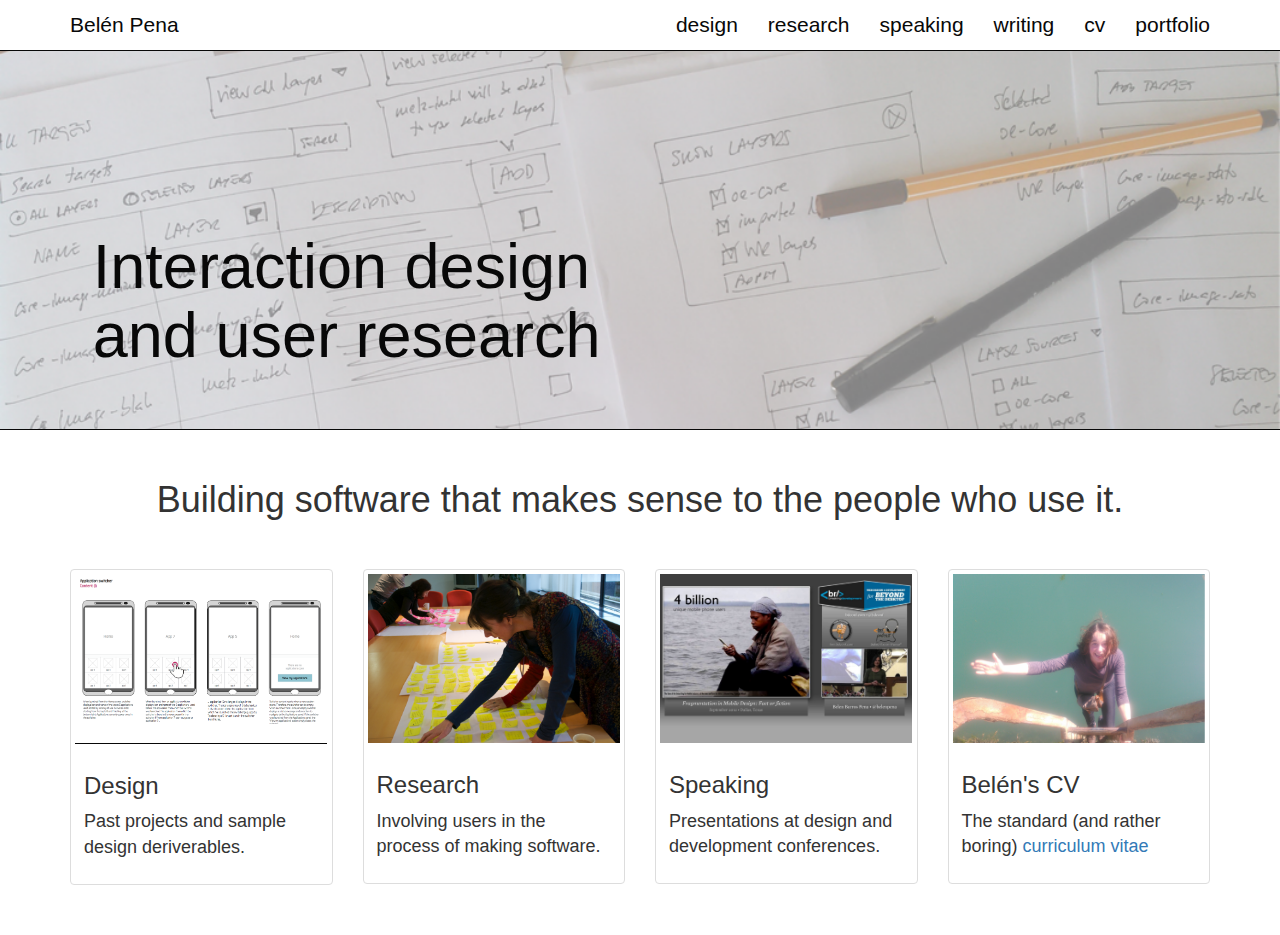
<file: index.html>
<!DOCTYPE html>
<html lang="en">
  <head>
    <meta charset="utf-8">
    <meta http-equiv="X-UA-Compatible" content="IE=edge">
    <meta name="viewport" content="width=device-width, initial-scale=1">
    <!-- The above 3 meta tags *must* come first in the head; any other head content must come *after* these tags -->
    <meta name="description" content="A website about Belén Pena's work on interaction design and user research ">
    <meta name="author" content="Belén Pena">
    <link rel="icon" href="../../favicon.ico">

    <title>Belén Pena, interaction design and user research</title>

    <!-- Bootstrap core CSS -->
    <link href="css/bootstrap.min.css" rel="stylesheet">

    <!-- Custom styles -->
    <link href="css/custom.css" rel="stylesheet">

    <!-- HTML5 shim and Respond.js for IE8 support of HTML5 elements and media queries -->
    <!--[if lt IE 9]>
      <script src="https://oss.maxcdn.com/html5shiv/3.7.3/html5shiv.min.js"></script>
      <script src="https://oss.maxcdn.com/respond/1.4.2/respond.min.js"></script>
    <![endif]-->
  </head>

  <body>

   <nav class="navbar navbar-inverse navbar-minimal navbar-fixed-top">
     <div class="container">
       <div class="navbar-header">
         <button type="button" class="navbar-toggle collapsed" data-toggle="collapse" data-target="#navbar" aria-expanded="false" aria-controls="navbar">
           <span class="sr-only">Toggle navigation</span>
           <span class="icon-bar"></span>
           <span class="icon-bar"></span>
           <span class="icon-bar"></span>
         </button>
         <a class="navbar-brand" href="index.html">Belén Pena</a></li>
       </div>
       <div id="navbar" class="collapse navbar-collapse">
         <ul class="nav navbar-nav navbar-right">
           <li><a class="main-nav" href="#">design</a></li>
           <li><a class="main-nav" href="research.html">research</a></li>
           <li><a class="main-nav" href="#">speaking</a></li>
           <li><a class="main-nav" href="writing.html">writing</a></li>
           <li><a class="main-nav" href="cv.html">cv</a></li>
           <li><a class="main-nav" href="portfolio.html">portfolio</a></li>
         </ul>
       </div><!--/.nav-collapse -->
     </div>
   </nav>

   <div class="jumbotron">
     <div class="container">
       <div class="blurb">
         <h1>Interaction design <br />and user research</h1>
       </div>
     </div><!-- /.container -->
   </div>

   <div class="container">
     <div class="row personal-statement">
       <div>
         <h1>Building software that makes sense to the people who use it.</h1>
         <!--p class="lead">My approach to user-centered design is based on making do with whatever resources available, the ability to understand technical constraints and assess feasibility, prototyping instead of static mockups, and lean user research techniques.</p-->
       </div>
     </div>

     <div class="row">

       <div class="col-xs-6 col-md-3">
         <div class="thumbnail">
           <img src="img/design.png" alt="Mobile design wireframe" id="design">
           <div class="caption">
             <h3>Design</h3>
             <p>Past projects and sample design deriverables.</p>
          </div>
         </div>
       </div>

       <div class="col-xs-6 col-md-3">
         <div class="thumbnail">
           <a href="research.html">
             <img src="img/research.png" alt="Persona workshop">
           </a>
           <div class="caption">
             <h3>
               <a href="research.html">Research</a>
             </h3>
             <p>Involving users in the process of making software.</p>
          </div>
         </div>
       </div>

       <div class="col-xs-6 col-md-3">
         <div class="thumbnail">
           <img src="img/speaking.png" alt="Belén at Breaking Development 2012">
           <div class="caption">
             <h3>Speaking</h3>
             <p>Presentations at design and development conferences.</p>
          </div>
         </div>
       </div>

       <div class="col-xs-6 col-md-3">
         <div class="thumbnail">
           <a href="cv.html"><img src="img/me.png" alt="A photo of me"></a>
           <div class="caption">
             <h3><a href="cv.html">Belén's CV</a></h3>
             <p>The standard (and rather boring) <a href="cv.html">curriculum vitae</a></p>
          </div>
         </div>
       </div>

     </div>

   </div>


   <!-- Bootstrap core JavaScript
   ================================================== -->
   <!-- Placed at the end of the document so the pages load faster -->
   <script src="js/jquery.min.js"></script>
   <script src="js/bootstrap.min.js"></script>
 </body>
</html>
</file>
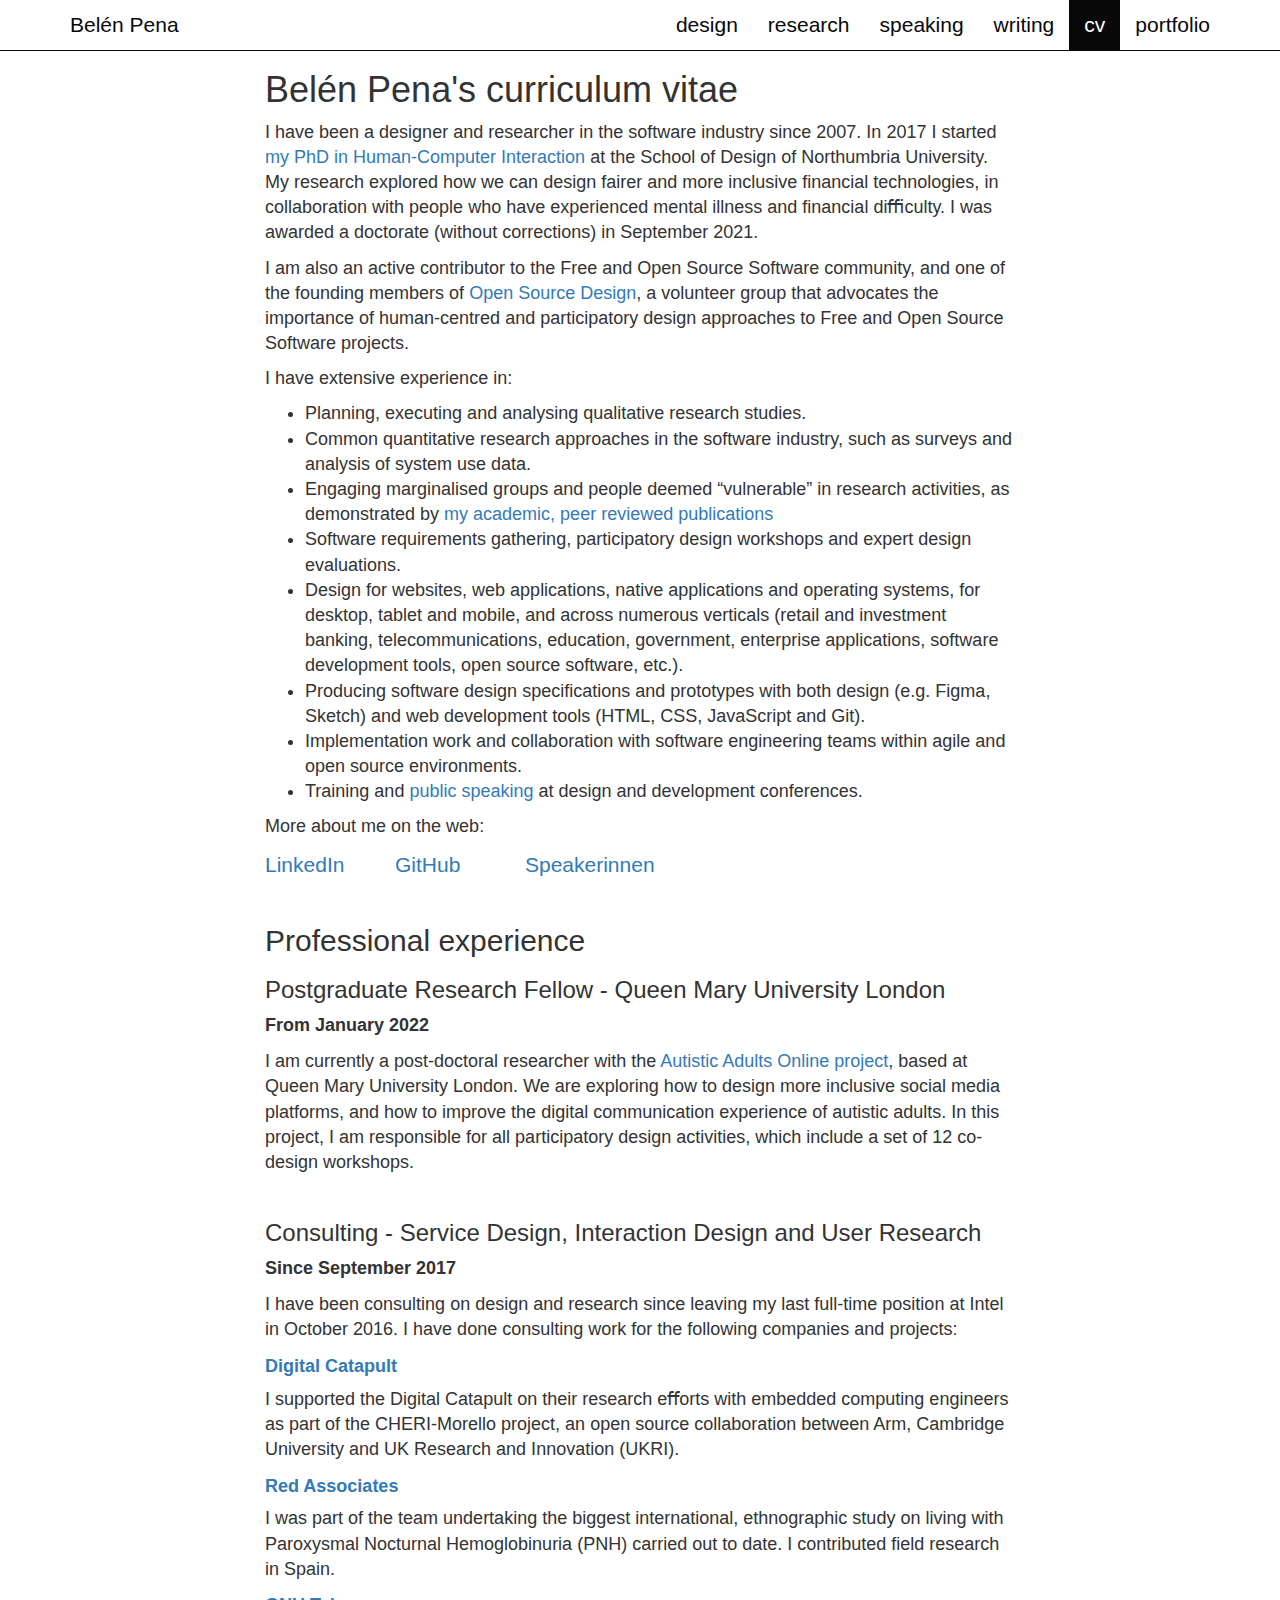
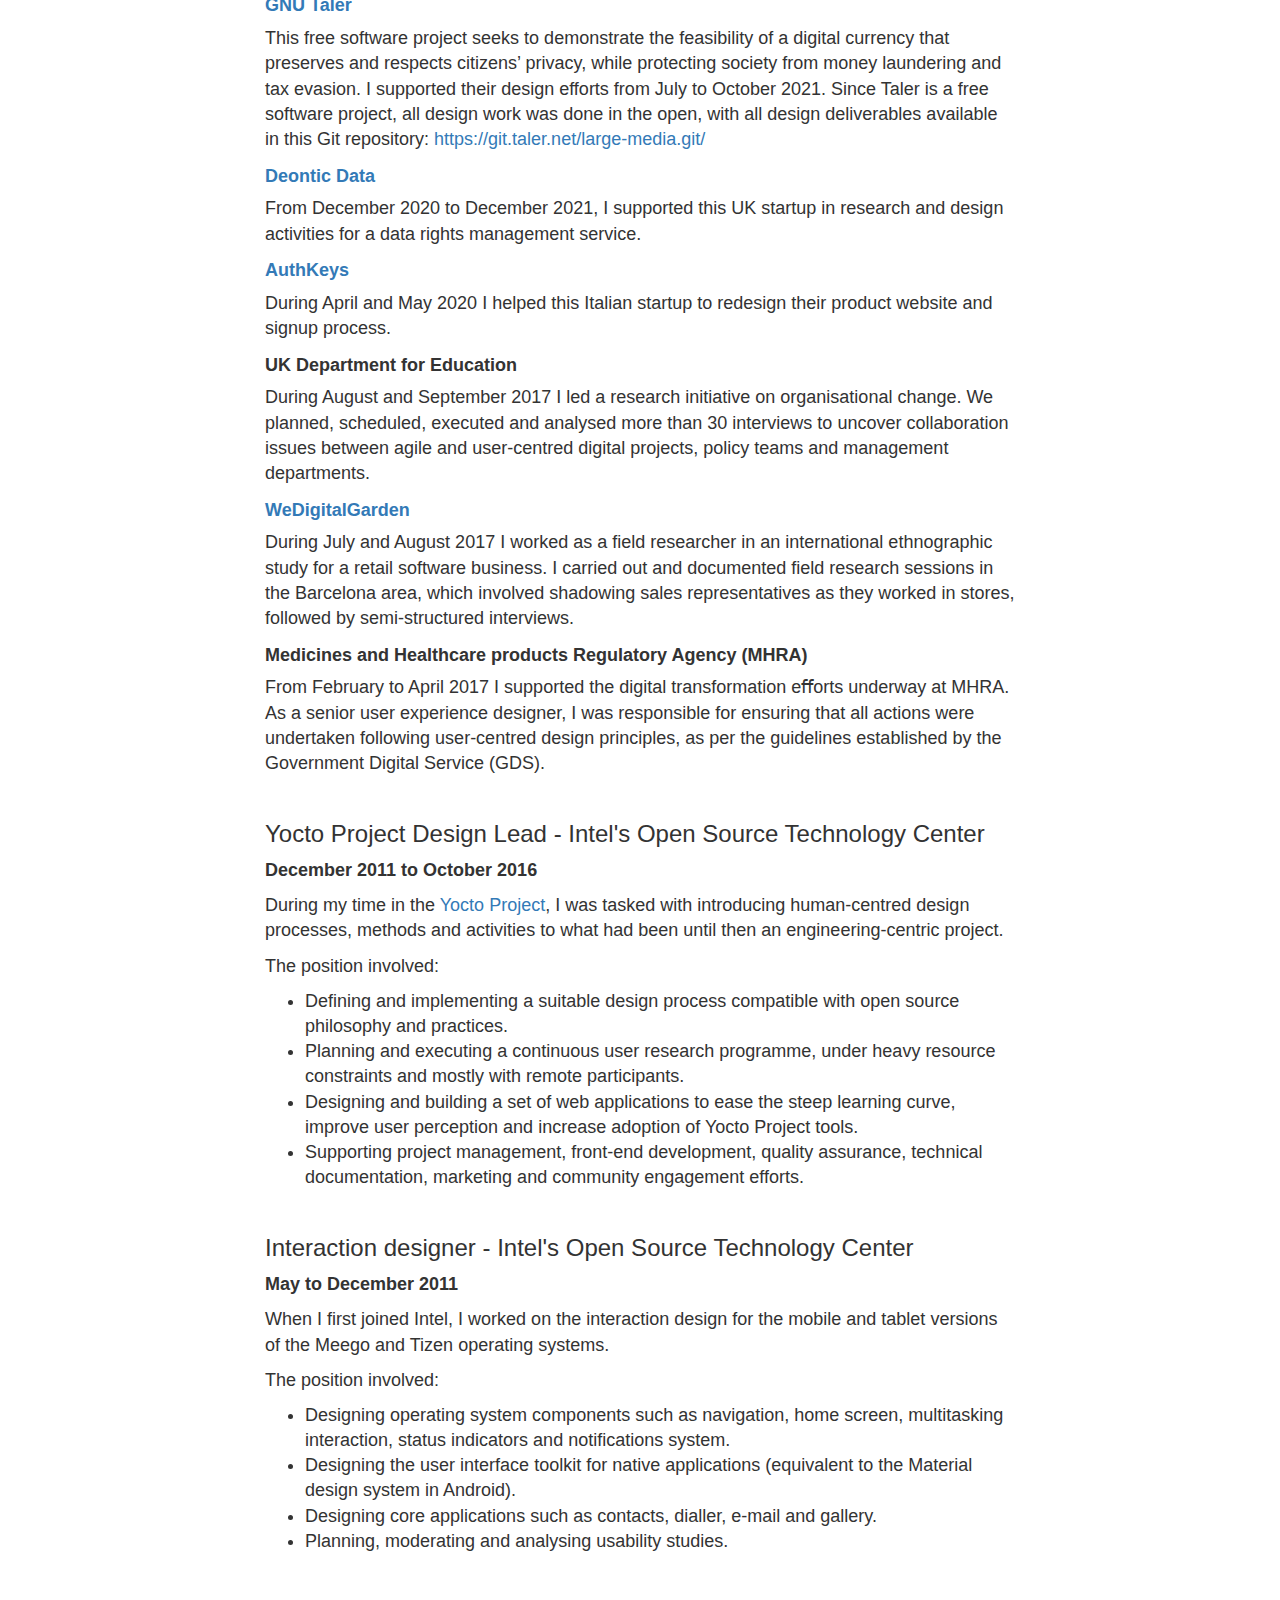
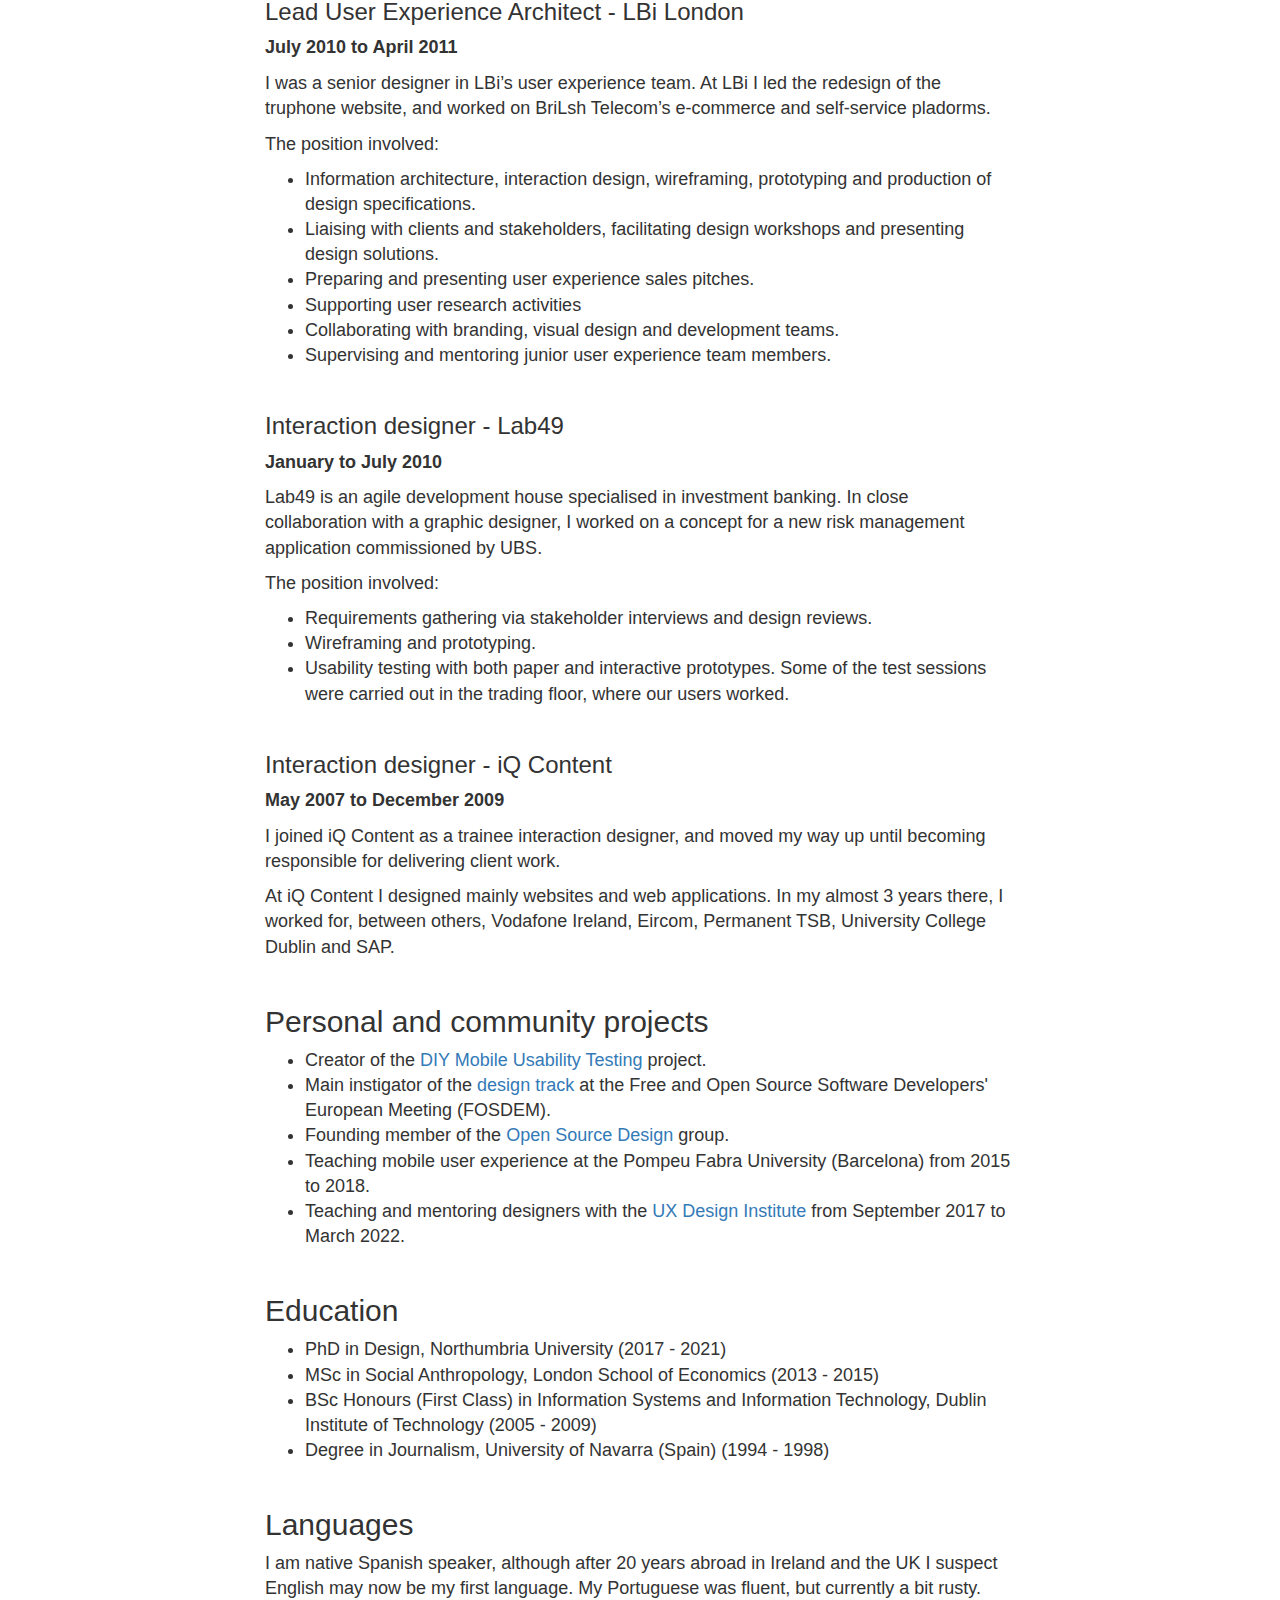
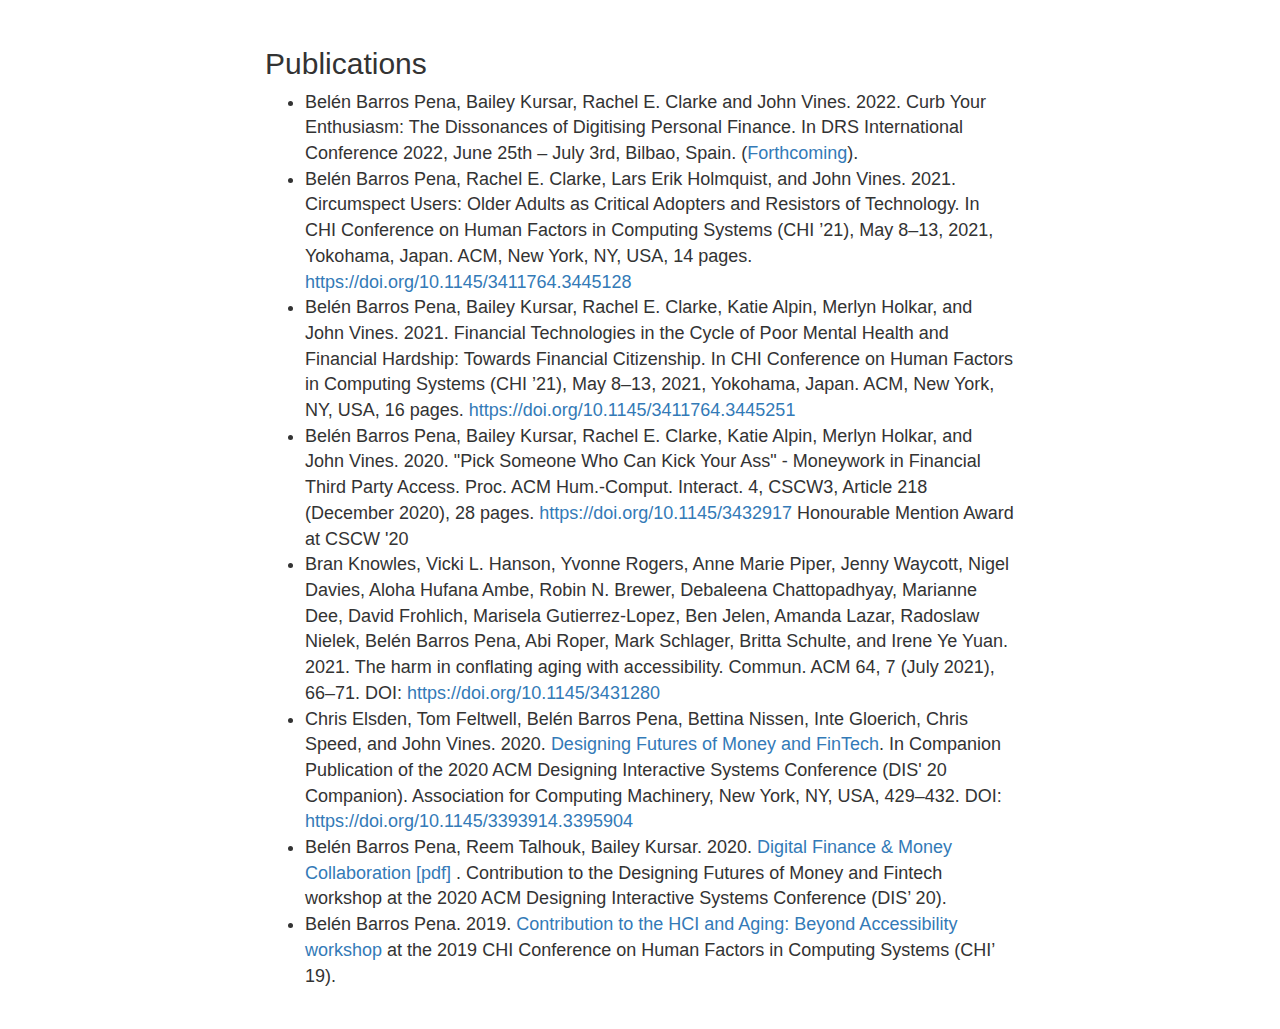
<file: cv.html>
<!DOCTYPE html>
<html lang="en">
  <head>
    <meta charset="utf-8">
    <meta http-equiv="X-UA-Compatible" content="IE=edge">
    <meta name="viewport" content="width=device-width, initial-scale=1">
    <!-- The above 3 meta tags *must* come first in the head; any other head content must come *after* these tags -->
    <meta name="description" content="A website about Belén Pena's work on interaction design and user research">
    <meta name="author" content="Belén Pena">
    <link rel="icon" href="../../favicon.ico">

    <title>Belén Pena's curriculum vitae</title>

    <!-- Bootstrap core CSS -->
    <link href="css/bootstrap.min.css" rel="stylesheet">

    <!-- Custom styles -->
    <link href="css/custom.css" rel="stylesheet">

    <!-- HTML5 shim and Respond.js for IE8 support of HTML5 elements and media queries -->
    <!--[if lt IE 9]>
      <script src="https://oss.maxcdn.com/html5shiv/3.7.3/html5shiv.min.js"></script>
      <script src="https://oss.maxcdn.com/respond/1.4.2/respond.min.js"></script>
    <![endif]-->
  </head>

  <body>

   <nav class="navbar navbar-inverse navbar-minimal navbar-fixed-top">
     <div class="container">
       <div class="navbar-header">
         <button type="button" class="navbar-toggle collapsed" data-toggle="collapse" data-target="#navbar" aria-expanded="false" aria-controls="navbar">
           <span class="sr-only">Toggle navigation</span>
           <span class="icon-bar"></span>
           <span class="icon-bar"></span>
           <span class="icon-bar"></span>
         </button>
         <a class="navbar-brand" href="index.html">Belén Pena</a></li>
       </div>
       <div id="navbar" class="collapse navbar-collapse">
         <ul class="nav navbar-nav navbar-right">
           <li><a class="main-nav" href="#">design</a></li>
           <li><a class="main-nav" href="research.html">research</a></li>
           <li><a class="main-nav" href="#">speaking</a></li>
           <li><a class="main-nav" href="writing.html">writing</a></li>
           <li class="active"><a class="main-nav" href="#">cv</a></li>
           <li><a class="main-nav" href="portfolio.html">portfolio</a></li>
         </ul>
       </div><!--/.nav-collapse -->
     </div>
   </nav>

   <div class="container cv">
     <div class="row">
       <div class="col-md-8 col-md-offset-2">
         <h1>Belén Pena's curriculum vitae</h1>
         <div class="lead">
           <p>I have been a designer and researcher in the software industry since 2007. In 2017 I started
             <a href="https://ethos.bl.uk/OrderDetails.do?uin=uk.bl.ethos.843744">my PhD in Human-Computer Interaction</a> at the School of Design of Northumbria University.
             My research explored how we can design fairer and more inclusive ﬁnancial technologies,
             in collaboration with people who have experienced mental illness and ﬁnancial diﬃculty. I was awarded a doctorate (without corrections) in September 2021.</p>
            <p>I am also an active contributor to the Free and Open Source Software community, and one
              of the founding members of <a href="https://www.opensourcedesign.net">Open Source Design</a>, a volunteer group that advocates the importance of human-centred and participatory design approaches to Free and Open Source Software projects.</p>
           <p>I have extensive experience in:</p>
           <ul>
             <li>Planning, executing and analysing qualitative research studies.</li>
             <li>Common quantitative research approaches in the software industry, such as surveys and analysis of system use data.</li>
             <li>Engaging marginalised groups and people deemed “vulnerable” in research activities,  as demonstrated by <a href="https://scholar.google.com/citations?user=UosJ67QAAAAJ&hl=en&oi=ao">my academic, peer reviewed publications</a></li>
             <li>Software requirements gathering, participatory design workshops and expert design evaluations.</li>
             <li>Design for websites, web applications, native applications and operating systems, for desktop, tablet and mobile, and across numerous verticals (retail and investment banking, telecommunications, education, government, enterprise applications, software development tools, open source software, etc.).</li>
             <li>Producing software design speciﬁcations and prototypes with both design (e.g. Figma, Sketch) and web development tools (HTML, CSS, JavaScript and Git).</li>
             <li>Implementation work and collaboration with software engineering teams within agile and open source environments.</li>
             <li>Training and <a href="https://speakerinnen.org/en/profiles/belen-barros-pena">public speaking</a> at design and development conferences.</li>
           </ul>
           <p>More about me on the web:</p>
           <div class="row">
             <div class="col-sm-2">
               <a href="https://www.linkedin.com/in/belenbarrospena">LinkedIn</a>
             </div>
             <div class="col-sm-2">
               <a href="https://github.com/belenbarrospena">GitHub</a>
             </div>
             <div class="col-sm-2">
               <a href="https://speakerinnen.org/en/profiles/belen-barros-pena">Speakerinnen</a>
             </div>
           </div>
         </div>
         <h2>Professional experience</h2>
         <h3>Postgraduate Research Fellow - Queen Mary University London</h3>
         <p><strong>From January 2022</strong></p>
         <div class="lead">
           <p>I am currently a post-doctoral researcher with the <a href="https://autisticadultsonline.com/">Autistic Adults Online project</a>, based at Queen Mary University London. We are exploring how to design more inclusive social media platforms, and how to improve the digital communication experience of autistic adults. In this project, I am responsible for all participatory design activities, which include a set of 12 co-design workshops.</p>
         </div>
         <h3>Consulting - Service Design, Interaction Design and User Research</h3>
         <p><strong>Since September 2017</strong></p>
         <div class="lead">
           <p>I have been consulting on design and research since leaving my last full-time position at Intel in October 2016. I have done consulting work for the following companies and projects:</p>
           <h4><a href="https://www.digicatapult.org.uk/">Digital Catapult</a></h4>
           <p>I supported the Digital Catapult on their research eﬀorts with embedded computing engineers as part of the CHERI-Morello project, an open source collaboration between Arm, Cambridge University and UK Research and Innovation (UKRI).</p>
           <h4><a href="https://www.redassociates.com/">Red Associates</a></h4>
           <p>I was part of the team undertaking the biggest international, ethnographic study on living with Paroxysmal Nocturnal Hemoglobinuria (PNH) carried out to date. I contributed ﬁeld research in Spain.</p>
           <h4><a href="https://taler.net/en/">GNU Taler</a></h4>
           <p>This free software project seeks to demonstrate the feasibility of a digital currency that preserves and respects citizens’ privacy, while protecting society from money laundering and tax evasion. I supported their design efforts from July to October 2021. Since Taler is a free software project, all design work was done in the open, with all design deliverables available in this Git repository: <a href="https://git.taler.net/large-media.git/">https://git.taler.net/large-media.git/</a></p>
           <h4><a href="https://www.deonticdata.com/">Deontic Data</a></h4>
           <p>From December 2020 to December 2021, I supported this UK startup in research and design activities for a data rights management service.</p>
           <h4><a href="https://authkeys.io/">AuthKeys</a></h4>
           <p>During April and May 2020 I helped this Italian startup to redesign their product website and signup process.</p>
           <h4>UK Department for Education</h4>
           <p>During August and September 2017 I led a research initiative on organisational change. We planned, scheduled, executed and analysed more than 30 interviews to uncover collaboration issues between agile and user-centred digital projects, policy teams and management departments.</p>
           <h4><a href="https://wedigital.garden/en">WeDigitalGarden</a></h4>
           <p>During July and August 2017 I worked as a ﬁeld researcher in an international ethnographic study for a retail software business. I carried out and documented ﬁeld research sessions in the Barcelona area, which involved shadowing sales representatives as they worked in stores, followed by semi-structured interviews.</p>
           <h4>Medicines and Healthcare products Regulatory Agency (MHRA)</h4>
           <p>From February to April 2017 I supported the digital transformation eﬀorts underway at MHRA. As a senior user experience designer, I was responsible for ensuring that all actions were undertaken following user-centred design principles, as per the guidelines established by the Government Digital Service (GDS).
         </div>
         <h3>Yocto Project Design Lead - Intel's Open Source Technology Center</h3>
         <p><strong>December 2011 to October 2016</strong></p>
         <div class="lead">
           <p>During my time in the <a href="https://www.yoctoproject.org/">Yocto Project</a>, I was tasked with introducing human-centred design processes, methods and activities to what had been until then an engineering-centric project. </p>
           <p>The position involved:</p>
           <ul>
             <li>Defining and implementing a suitable design process compatible with open source philosophy and practices.</li>
             <li>Planning and executing a continuous user research programme, under heavy resource constraints and mostly with remote participants. </li>
             <li>Designing and building a set of web applications to ease the steep learning curve, improve user perception and increase adoption of Yocto Project tools.</li>
             <li>Supporting project management, front-end development, quality assurance, technical documentation, marketing and community engagement efforts.</li>
           </ul>
         </div>
         <h3>Interaction designer - Intel's Open Source Technology Center</h3>
         <p><strong>May to December 2011</strong></p>
         <div class="lead">
           <p>When I ﬁrst joined Intel, I worked on the interaction design for the mobile and tablet versions of the Meego and Tizen operating systems.</p>
           <p>The position involved:</p>
           <ul>
             <li>Designing operating system components such as navigation, home screen, multitasking interaction, status indicators and notifications system. </li>
             <li>Designing the user interface toolkit for native applications (equivalent to the Material design system in Android).</li>
             <li>Designing core applications such as contacts, dialler, e-mail and gallery. </li>
             <li>Planning, moderating and analysing usability studies.</li>
           </ul>
         </div>
         <h3>Lead User Experience Architect - LBi London</h3>
         <p><strong>July 2010 to April 2011</strong></p>
         <div class="lead">
           <p>I was a senior designer in LBi’s user experience team. At LBi I led the redesign of the truphone website, and worked on BriLsh Telecom’s e-commerce and self-service pladorms.</p>
           <p>The position involved:</p>
           <ul>
             <li>Information architecture, interaction design, wireframing, prototyping and production of design specifications.</li>
             <li>Liaising with clients and stakeholders, facilitating design workshops and presenting design solutions.</li>
             <li>Preparing and presenting user experience sales pitches.</li>
             <li>Supporting user research activities</li>
             <li>Collaborating with branding, visual design and development teams.</li>
             <li>Supervising and mentoring junior user experience team members.</li>
           </ul>
         </div>
         <h3>Interaction designer - Lab49</h3>
         <p><strong>January to July 2010</strong></p>
         <div class="lead">
           <p>Lab49 is an agile development house specialised in investment banking. In close collaboration with a graphic designer, I worked on a concept for a new risk management application commissioned by UBS. </p>
           <p>The position involved:</p>
           <ul>
             <li>Requirements gathering via stakeholder interviews and design reviews.</li>
             <li>Wireframing and prototyping.</li>
             <li>Usability testing with both paper and interactive prototypes. Some of the test sessions were carried out in the trading floor, where our users worked.</li>
           </ul>
        </div>
        <h3>Interaction designer - iQ Content</h3>
        <p><strong>May 2007 to December 2009</strong></p>
        <div class="lead">
          <p>I joined iQ Content as a trainee interaction designer, and moved my way up until becoming responsible for delivering client work. </p>
          <p>At iQ Content I designed mainly websites and web applications. In my almost 3 years there, I worked for, between others, Vodafone Ireland, Eircom, Permanent TSB, University College Dublin and SAP.</p>
        </div>
        <h2>Personal and community projects</h2>
        <ul class="lead">
          <li>Creator of the <a href="https://github.com/belenbarrospena/parisweb2016">DIY Mobile Usability Testing</a> project.</li>
          <li>Main instigator of the <a href="https://fosdem.org/2022/schedule/track/open_source_design/">design track</a> at the Free and Open Source Software Developers' European Meeting (FOSDEM).</li>
          <li>Founding member of the <a href="http://opensourcedesign.net/">Open Source Design</a> group.</li>
          <li>Teaching mobile user experience at the Pompeu Fabra University (Barcelona) from 2015 to 2018.</li>
          <li>Teaching and mentoring designers with the <a href="https://www.uxdesigninstitute.com/">UX Design Institute</a> from September 2017 to March 2022.</li>
        </ul>
        <h2>Education</h2>
        <ul class="lead">
          <li>PhD in Design, Northumbria University (2017 - 2021)</li>
          <li>MSc in Social Anthropology, London School of Economics (2013 - 2015)</li>
          <li>BSc Honours (First Class) in Information Systems and Information Technology, Dublin Institute of Technology (2005 - 2009)</li>
          <li>Degree in Journalism, University of Navarra (Spain) (1994 - 1998)</li>
        </ul>
        <h2>Languages</h2>
        <div class="lead">
          <p>I am native Spanish speaker, although after 20 years abroad in Ireland and the UK I suspect English may now be my first language. My Portuguese was fluent, but currently a bit rusty.</p>
        </div>
        <h2>Publications</h2>
        <ul>
          <li>Belén Barros Pena, Bailey Kursar, Rachel E. Clarke and John Vines. 2022. Curb Your Enthusiasm: The Dissonances of Digitising Personal Finance. In DRS International Conference 2022, June 25th – July 3rd, Bilbao, Spain. (<a href="writing/DRS22.pdf">Forthcoming</a>).</li>
          <li>Belén Barros Pena, Rachel E. Clarke, Lars Erik Holmquist, and John Vines. 2021. Circumspect Users: Older Adults as Critical Adopters and Resistors of Technology. In CHI Conference on Human Factors in Computing Systems (CHI ’21), May 8–13, 2021, Yokohama, Japan. ACM, New York, NY, USA, 14 pages. <a href="https://doi.org/10.1145/3411764.3445128">https://doi.org/10.1145/3411764.3445128</a></li>
          <li>Belén Barros Pena, Bailey Kursar, Rachel E. Clarke, Katie Alpin, Merlyn Holkar, and John Vines. 2021. Financial Technologies in the Cycle of Poor Mental Health and Financial Hardship: Towards Financial Citizenship. In CHI Conference on Human Factors in Computing Systems (CHI ’21), May 8–13, 2021, Yokohama, Japan. ACM, New York, NY, USA, 16 pages. <a href="https://doi.org/10.1145/3411764.3445251">https://doi.org/10.1145/3411764.3445251</a></li>
          <li>Belén Barros Pena, Bailey Kursar, Rachel E. Clarke, Katie Alpin, Merlyn Holkar, and John Vines. 2020. "Pick Someone Who Can Kick Your Ass" - Moneywork in Financial Third Party Access. Proc. ACM Hum.-Comput. Interact. 4, CSCW3, Article 218 (December 2020), 28 pages. <a href="https://doi.org/10.1145/3432917">https://doi.org/10.1145/3432917</a> Honourable Mention Award at CSCW '20</li>
          <li>Bran Knowles, Vicki L. Hanson, Yvonne Rogers, Anne Marie Piper, Jenny Waycott, Nigel Davies, Aloha Hufana Ambe, Robin N. Brewer, Debaleena Chattopadhyay, Marianne Dee, David Frohlich, Marisela Gutierrez-Lopez, Ben Jelen, Amanda Lazar, Radoslaw Nielek, Belén Barros Pena, Abi Roper, Mark Schlager, Britta Schulte, and Irene Ye Yuan. 2021. The harm in conflating aging with accessibility. Commun. ACM 64, 7 (July 2021), 66–71. DOI: <a href="https://doi.org/10.1145/3431280">https://doi.org/10.1145/3431280</a></li>
          <li>Chris Elsden, Tom Feltwell, Belén Barros Pena, Bettina Nissen, Inte Gloerich, Chris Speed, and John Vines. 2020. <a href="https://doi.org/10.1145/3393914.3395904">Designing Futures of Money and FinTech</a>. In Companion Publication of the 2020 ACM Designing Interactive Systems Conference (DIS' 20 Companion). Association for Computing Machinery, New York, NY, USA, 429–432. DOI: <a href="https://doi.org/10.1145/3393914.3395904">https://doi.org/10.1145/3393914.3395904</a></li>
          <li>Belén Barros Pena, Reem Talhouk, Bailey Kursar. 2020. <a href="http://designfutures.money/wp-content/uploads/sites/31/2020/07/Belen-Reem.pdf">Digital Finance & Money Collaboration [pdf]</a> . Contribution to the Designing Futures of Money and Fintech workshop at the 2020 ACM Designing Interactive Systems Conference (DIS’ 20).</li>
          <li>Belén Barros Pena. 2019. <a href="https://mobileage.scc-brutha.lancs.ac.uk/index.php/belen-barros-pena-school-of-design-northumbria-university/">Contribution to the HCI and Aging: Beyond Accessibility workshop</a> at the 2019 CHI Conference on Human Factors in Computing Systems (CHI’ 19).</li>
        </ul>
      </div>
    </div> <!-- end row -->
   </div> <!-- end container -->




   <!-- Bootstrap core JavaScript
   ================================================== -->
   <!-- Placed at the end of the document so the pages load faster -->
   <script src="js/jquery.min.js"></script>
   <script src="js/bootstrap.min.js"></script>
 </body>
</html>
</file>
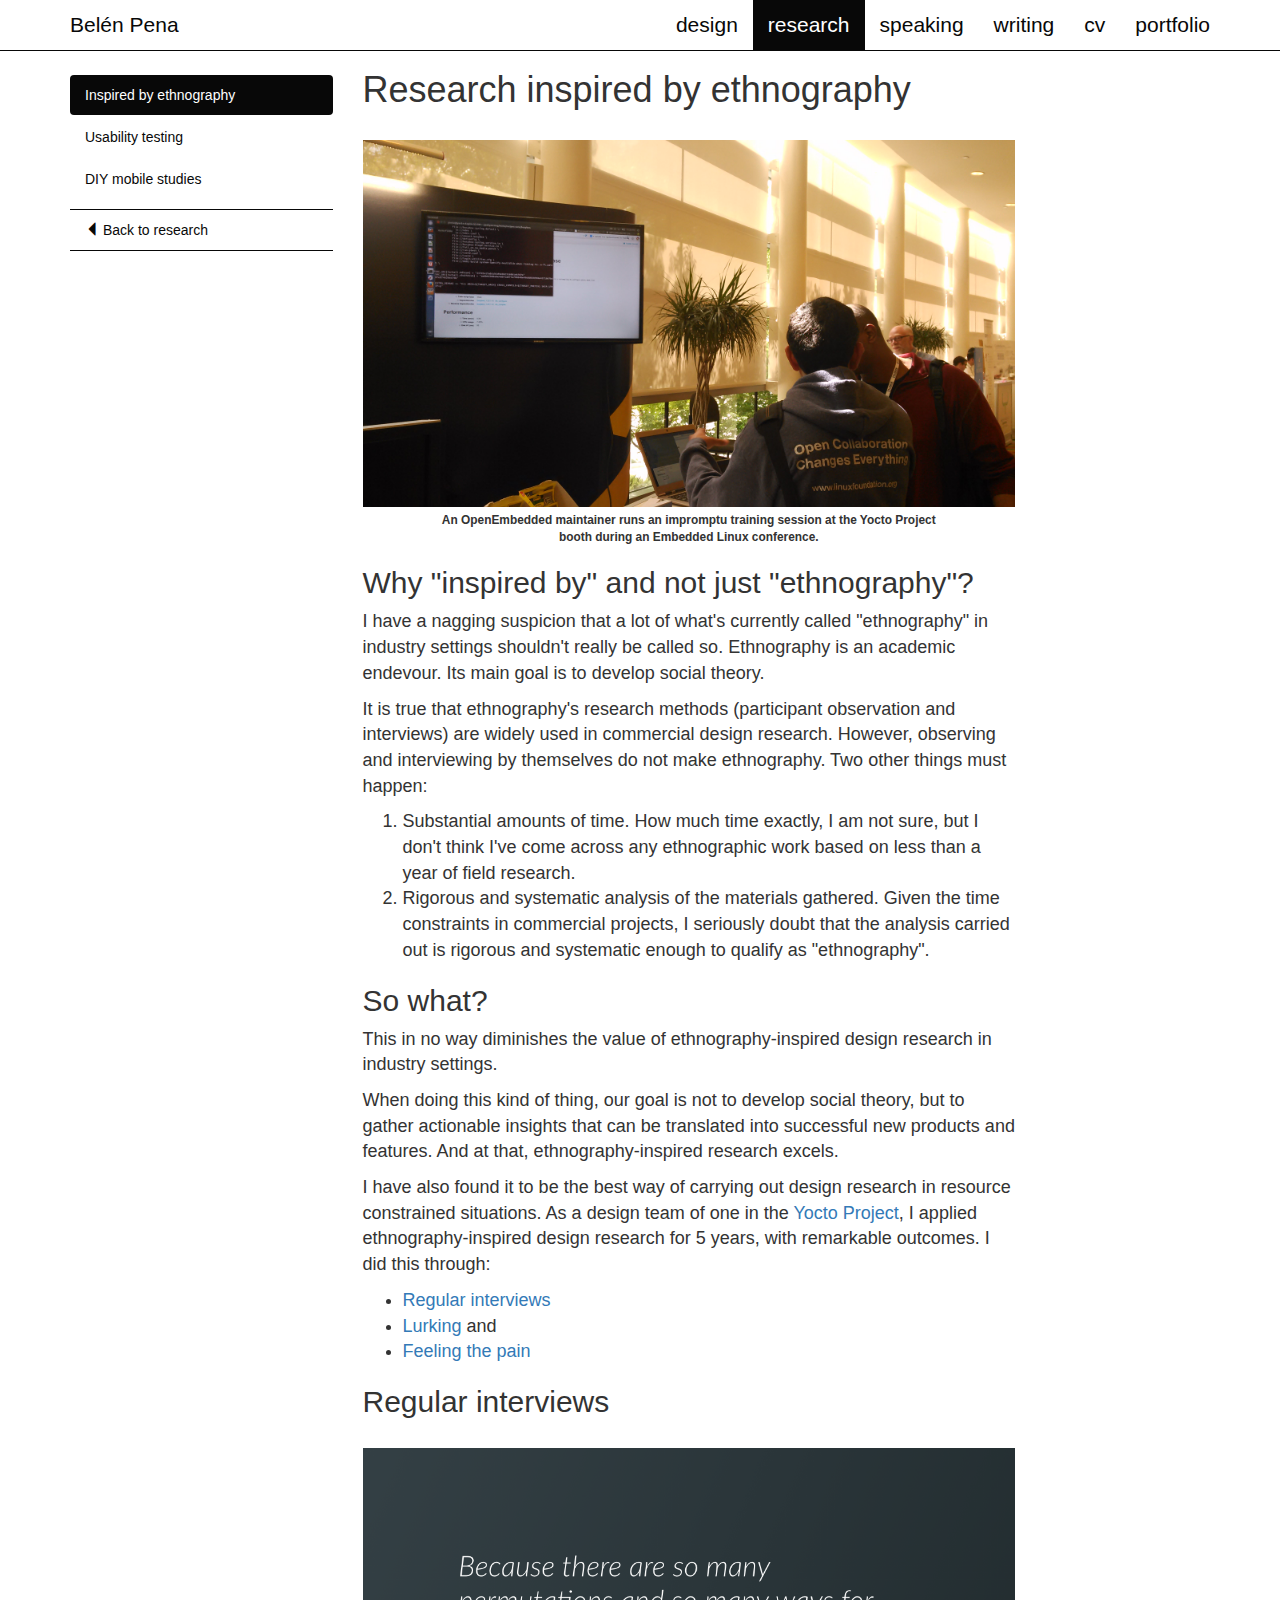
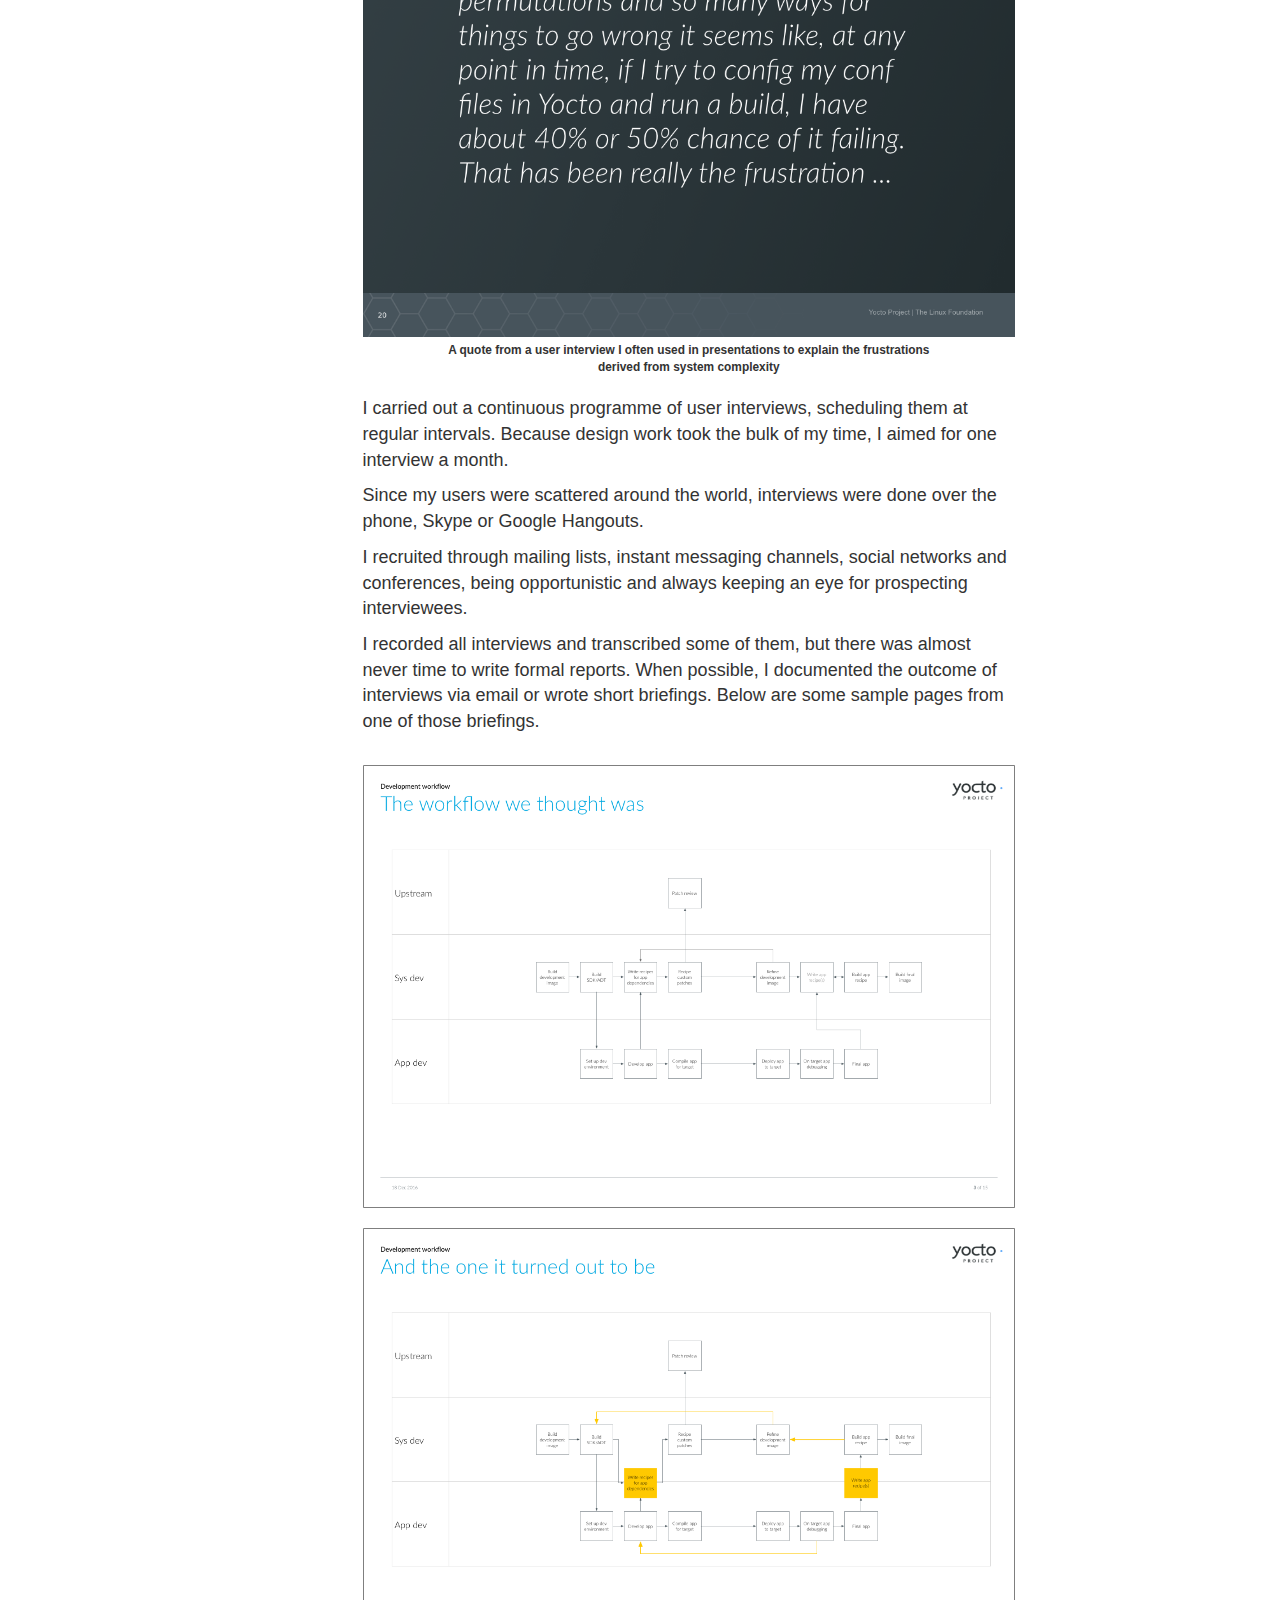
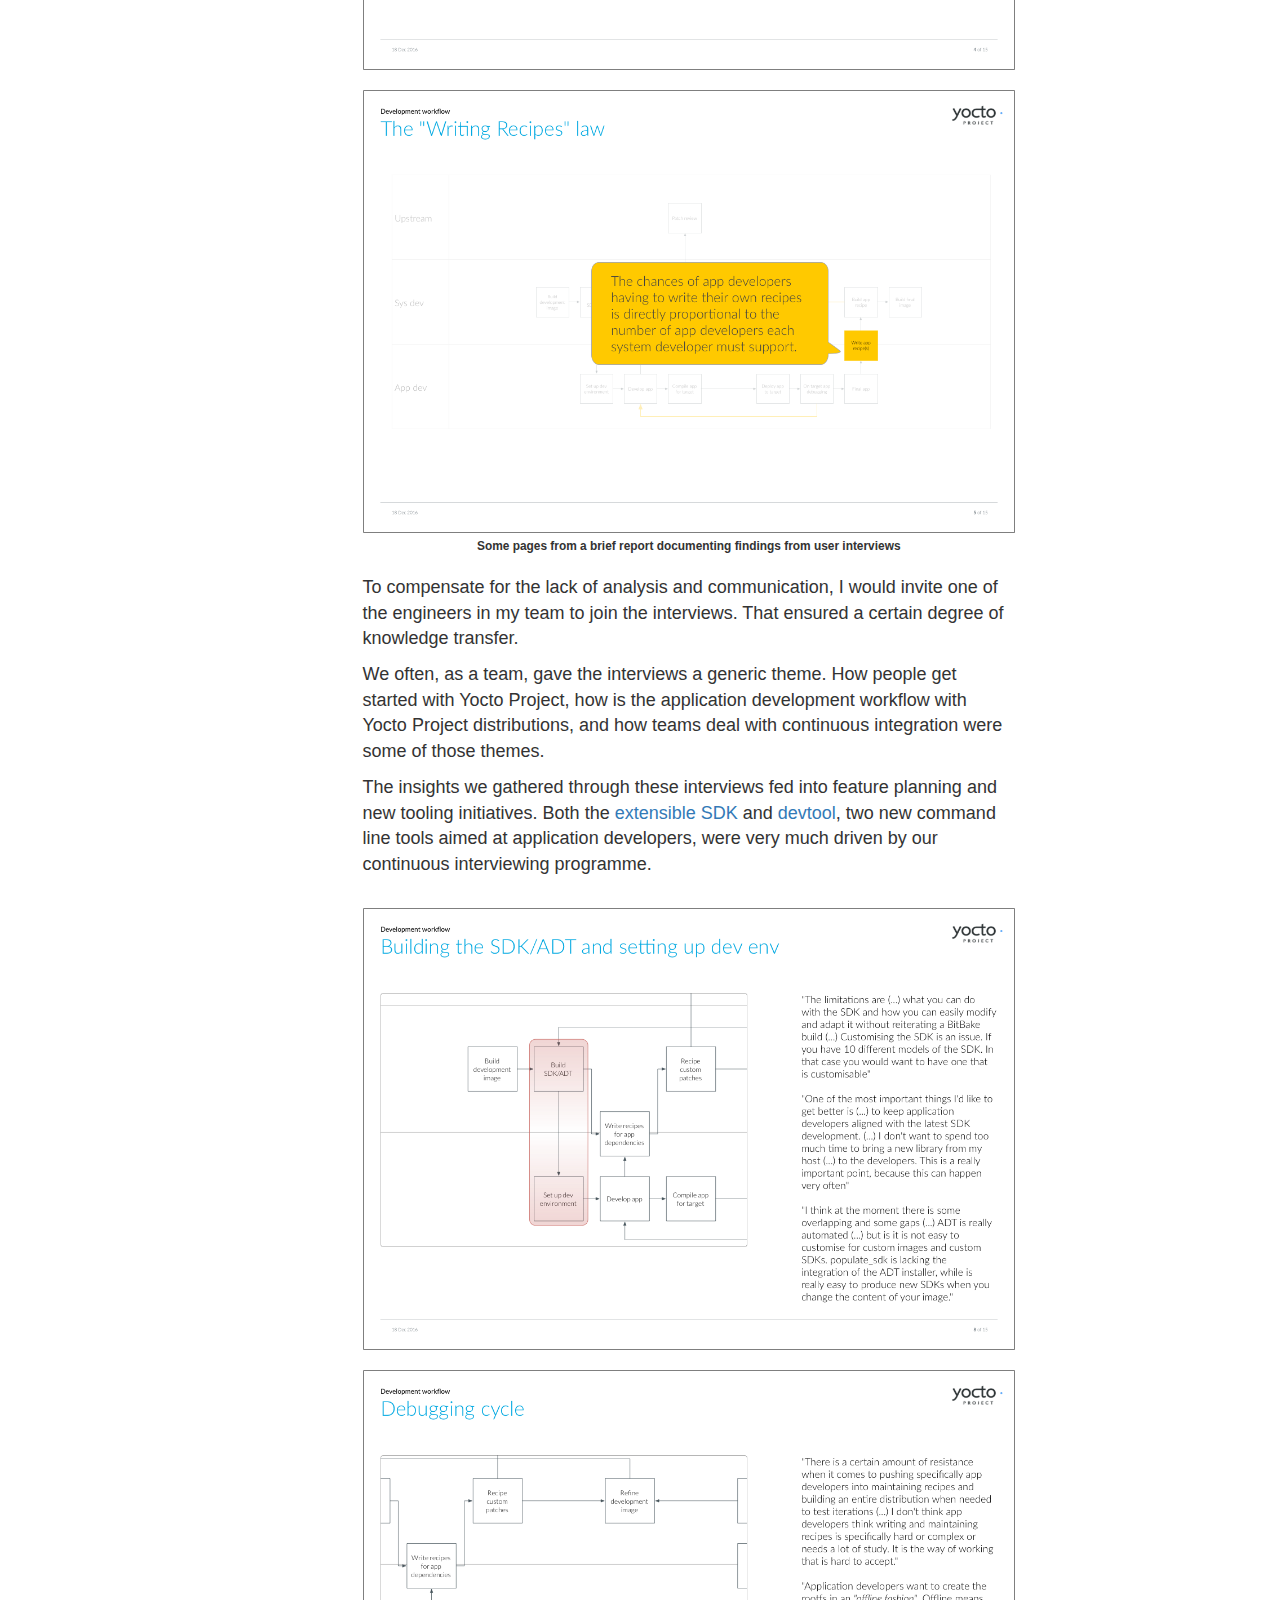
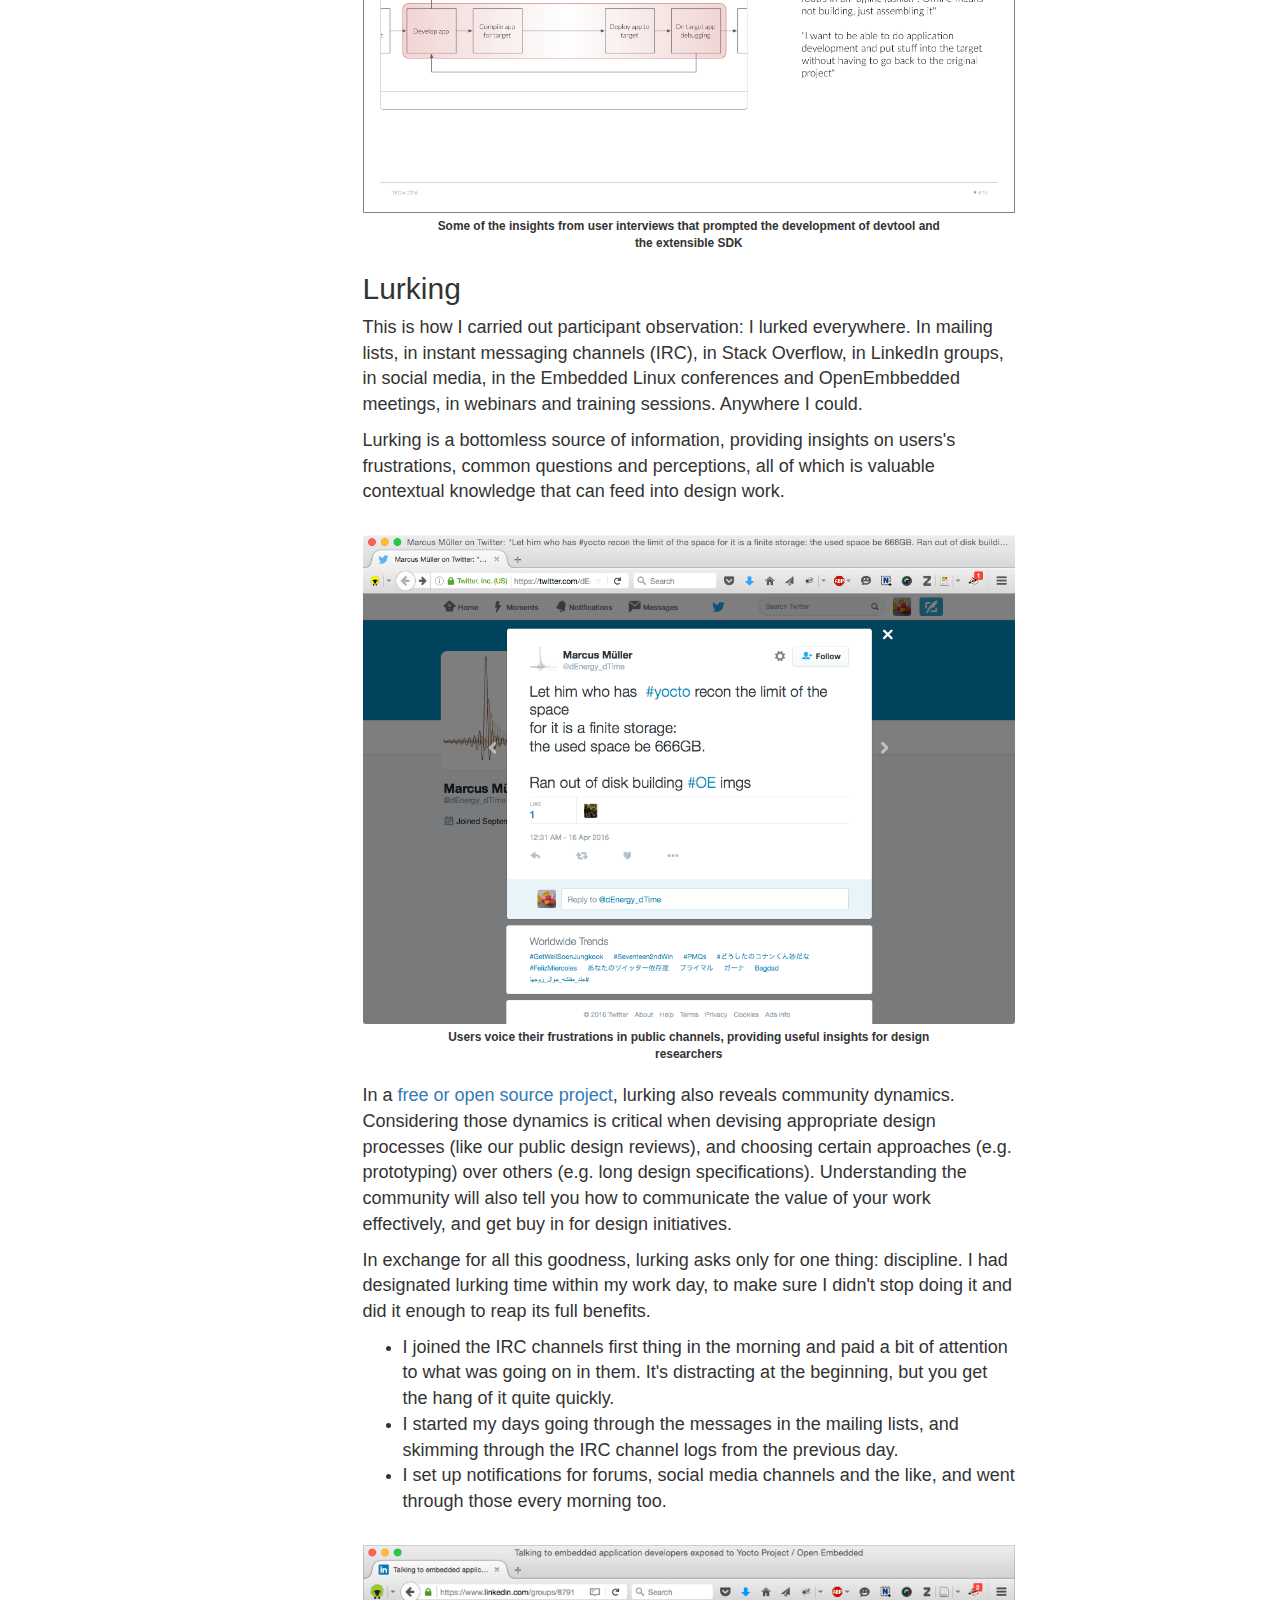
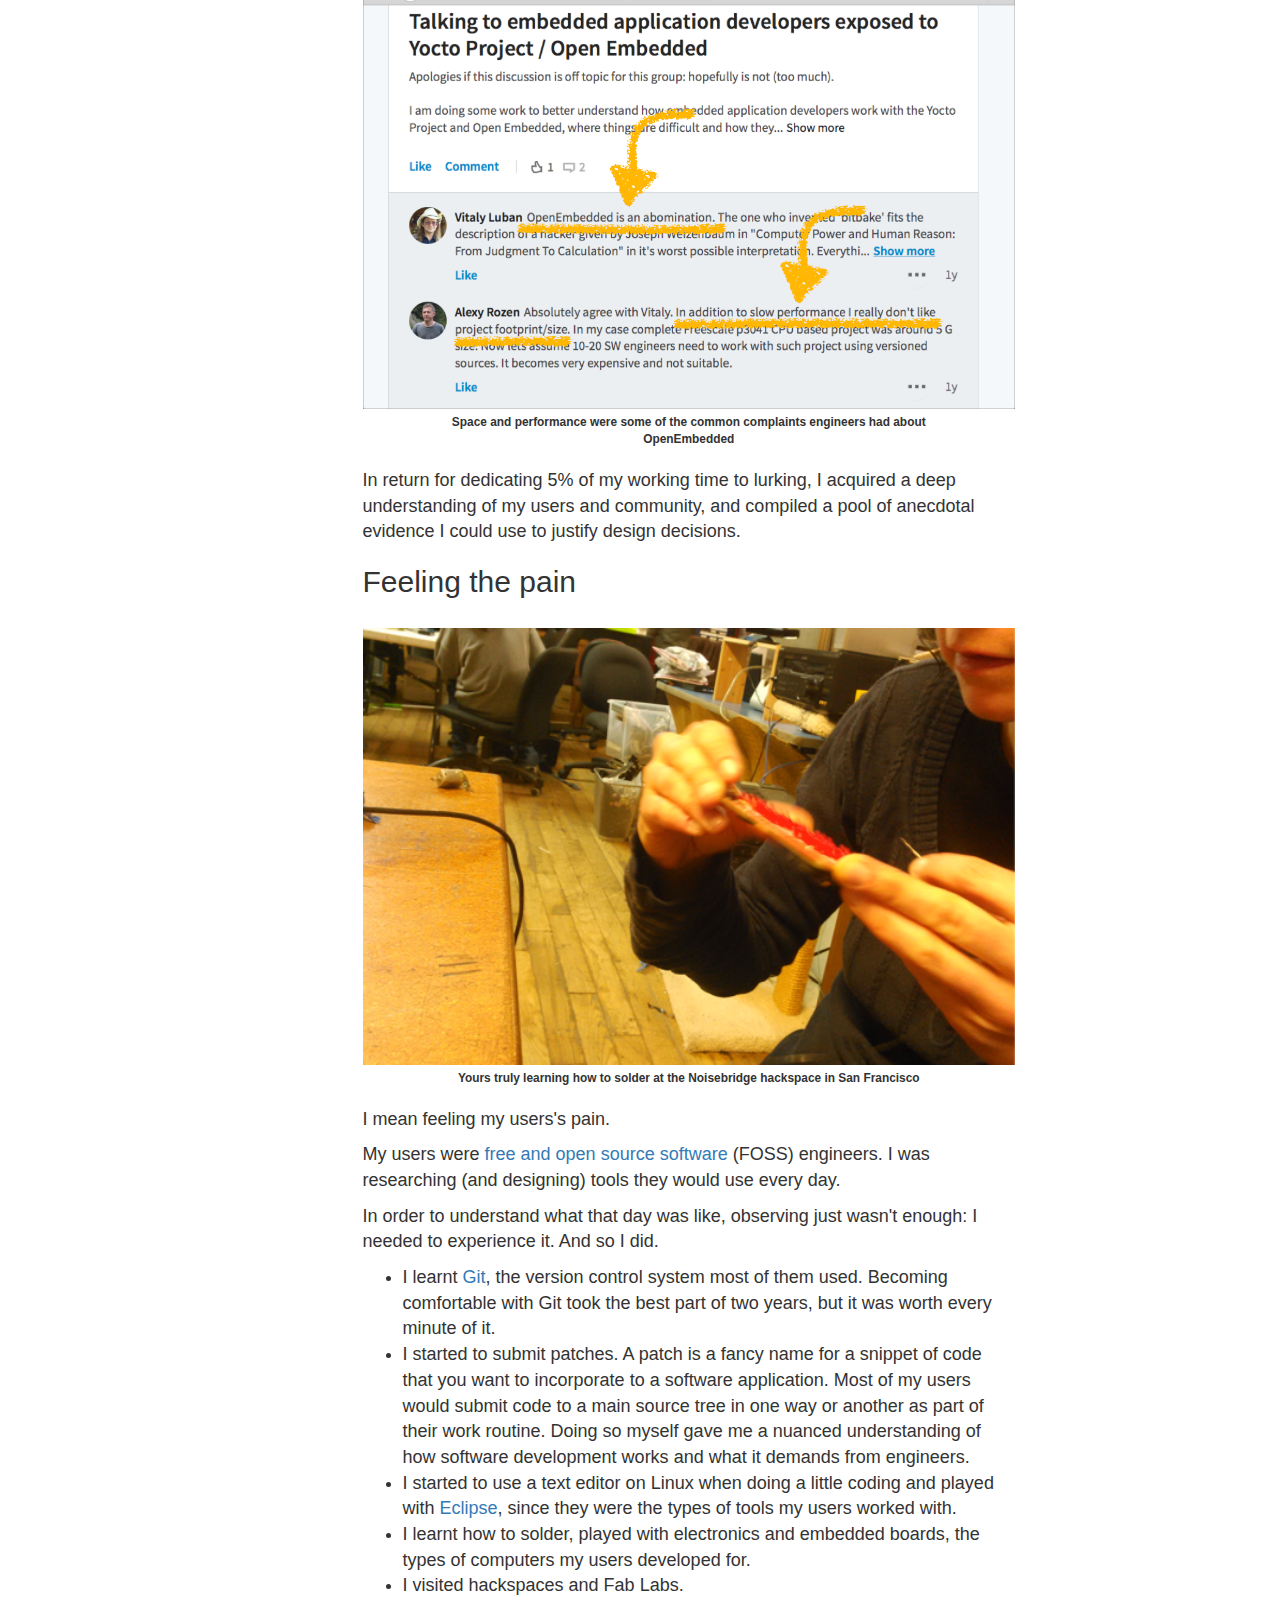
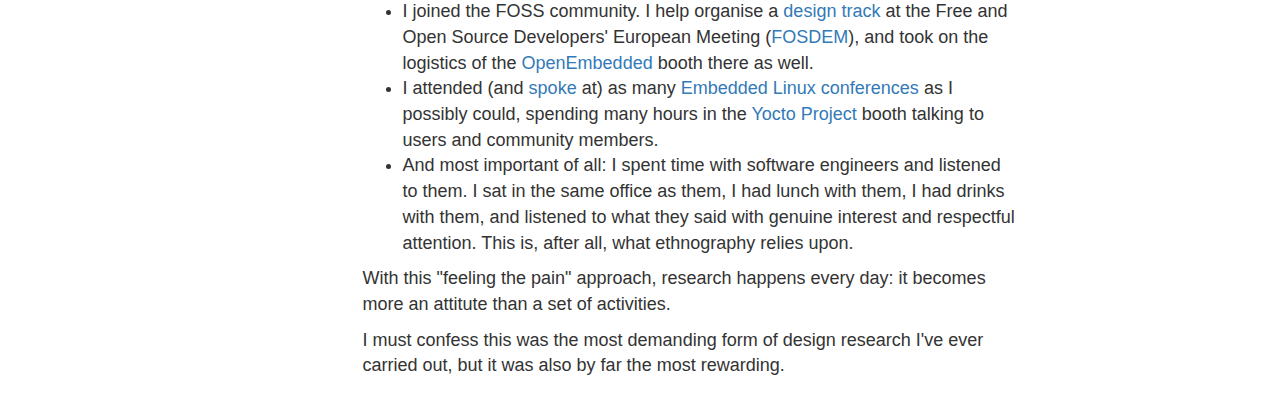
<file: inspired_by_ethnography.html>
<!DOCTYPE html>
<html lang="en">
  <head>
    <meta charset="utf-8">
    <meta http-equiv="X-UA-Compatible" content="IE=edge">
    <meta name="viewport" content="width=device-width, initial-scale=1">
    <!-- The above 3 meta tags *must* come first in the head; any other head content must come *after* these tags -->
    <meta name="description" content="A website about Belén Pena's work on interaction design and user research">
    <meta name="author" content="Belén Pena">
    <link rel="icon" href="../../favicon.ico">

    <title>Inspired by ethnography - Research - Belén Pena</title>

    <!-- Bootstrap core CSS -->
    <link href="css/bootstrap.min.css" rel="stylesheet">

    <!-- Custom styles -->
    <link href="css/custom.css" rel="stylesheet">

    <!-- HTML5 shim and Respond.js for IE8 support of HTML5 elements and media queries -->
    <!--[if lt IE 9]>
      <script src="https://oss.maxcdn.com/html5shiv/3.7.3/html5shiv.min.js"></script>
      <script src="https://oss.maxcdn.com/respond/1.4.2/respond.min.js"></script>
    <![endif]-->
  </head>

  <body>
    <nav class="navbar navbar-inverse navbar-minimal navbar-fixed-top">
      <div class="container">
        <div class="navbar-header">
          <button type="button" class="navbar-toggle collapsed" data-toggle="collapse" data-target="#navbar" aria-expanded="false" aria-controls="navbar">
            <span class="sr-only">Toggle navigation</span>
            <span class="icon-bar"></span>
            <span class="icon-bar"></span>
            <span class="icon-bar"></span>
          </button>
          <a class="navbar-brand" href="index.html">Belén Pena</a></li>
        </div>
        <div id="navbar" class="collapse navbar-collapse">
          <ul class="nav navbar-nav navbar-right">
            <li><a class="main-nav" href="#">design</a></li>
            <li class="active"><a class="main-nav" href="research.html">research</a></li>
            <li><a class="main-nav" href="#">speaking</a></li>
            <li><a class="main-nav" href="writing.html">writing</a></li>
            <li><a class="main-nav" href="cv.html">cv</a></li>
            <li><a class="main-nav" href="portfolio.html">portfolio</a></li>
          </ul>
        </div><!--/.nav-collapse -->
      </div>
    </nav>

    <div class="container" id="article">
      <div class="row">
        <div class="col-md-3">
          <ul class="nav nav-pills nav-stacked">
            <li class="active"><a href="#">Inspired by ethnography</a></li>
            <li><a href="usability_testing.html">Usability testing</a></li>
            <li><a href="#">DIY mobile studies</a></li>
            <li>
              <a href="research.html">
                <span class="glyphicon glyphicon-triangle-left"></span>
                Back to research
              </a>
            </li>
          </ul>
        </div>
        <div class="col-md-7">
          <h1>Research inspired by ethnography</h1>
          <img width="100%" src="img/training_session.jpg" alt="An OpenEmbedded maintainer runs an impromptu training session at the Yocto Project booth during an Embedded Linux conference">
          <p class="image_caption">An OpenEmbedded maintainer runs an impromptu training session at the Yocto Project booth during an Embedded Linux conference.</p>
          <h2>Why "inspired by" and not just "ethnography"?</h2>
          <p>I have a nagging suspicion that a lot of what's currently called "ethnography" in industry settings shouldn't really be called so. Ethnography is an academic endevour. Its main goal is to develop social theory.</p>
          <p>It is true that ethnography's research methods (participant observation and interviews) are widely used in commercial design research. However, observing and interviewing by themselves do not make ethnography. Two other things must happen:</p>
          <ol>
            <li>Substantial amounts of time. How much time exactly, I am not sure, but I don't think I've come across any ethnographic work based on less than a year of field research.</li>
            <li>Rigorous and systematic analysis of the materials gathered. Given the time constraints in commercial projects, I seriously doubt that the analysis carried out is rigorous and systematic enough to qualify as "ethnography".</li>
          </ol>
          <h2>So what?</h2>
          <p>This in no way diminishes the value of ethnography-inspired design research in industry settings.</p>
          <p>When doing this kind of thing, our goal is not to develop social theory, but to gather actionable insights that can be translated into successful new products and features. And at that, ethnography-inspired research excels.</p>
          <p>I have also found it to be the best way of carrying out design research in resource constrained situations. As a design team of one in the <a href="http://yoctoproject.org/">Yocto Project</a>, I applied ethnography-inspired design research for 5 years, with remarkable outcomes. I did this through:</p>
          <ul>
            <li><a href="#regular_interviews">Regular interviews</a></li>
            <li><a href="#lurking">Lurking</a> and</li>
            <li><a href="#feeling_the_pain">Feeling the pain</a></li>
          </ul>
          <h2 id="regular_interviews">Regular interviews</h2>
          <img width="100%" src="img/user_quote.png" alt="A quote from a Yocto Project new user. It says Because there are so many permutations and so many things to go wrong it seems like, at any point in time, if I try to config my conf files in Yocto and run a build, I have about 40% or 50% chance of it failing. That has been really the frustration">
          <p class="image_caption">A quote from a user interview I often used in presentations to explain the frustrations derived from system complexity</p>
          <p>I carried out a continuous programme of user interviews, scheduling them at regular intervals. Because design work took the bulk of my time, I aimed for one interview a month.</p>
          <p>Since my users were scattered around the world, interviews were done over the phone, Skype or Google Hangouts.</p>
          <p>I recruited through mailing lists, instant messaging channels, social networks and conferences, being opportunistic and always keeping an eye for prospecting interviewees.</p>
          <p>I recorded all interviews and transcribed some of them, but there was almost never time to write formal reports. When possible, I documented the outcome of interviews via email or wrote short briefings. Below are some sample pages from one of those briefings.</p>
          <img width="100%" src="img/interview_report_2.png" alt="A page from a brief report documenting interview findings">
          <img width="100%" src="img/interview_report_3.png" alt="Another page from a brief report documenting interview findings">
          <img width="100%" src="img/interview_report_4.png" alt="A third page from a brief report documenting interview findings">
          <p class="image_caption">Some pages from a brief report documenting findings from user interviews</caption>
          <p>To compensate for the lack of analysis and communication, I would invite one of the engineers in my team to join the interviews. That ensured a certain degree of knowledge transfer.</p>
          <p>We often, as a team, gave the interviews a generic theme. How people get started with Yocto Project, how is the application development workflow with Yocto Project distributions, and how teams deal with continuous integration were some of those themes.</p>
          <p>The insights we gathered through these interviews fed into feature planning and new tooling initiatives. Both the <a href="http://www.yoctoproject.org/docs/latest/sdk-manual/sdk-manual.html#sdk-extensible">extensible SDK</a> and <a href="http://www.yoctoproject.org/docs/latest/dev-manual/dev-manual.html#using-devtool-in-your-workflow">devtool</a>, two new command line tools aimed at application developers, were very much driven by our continuous interviewing programme.</p>
          <img width="100%" src="img/interview_report_5.png" alt="Some of the insights from user interviews that prompted the development of devtool and the extensible SDK">
          <img width="100%" src="img/interview_report_6.png" alt="Some of the insights from user interviews that prompted the development of devtool and the extensible SDK">
          <p class="image_caption">Some of the insights from user interviews that prompted the development of devtool and the extensible SDK</p>
          <h2 id="lurking">Lurking</h2>
          <p>This is how I carried out participant observation: I lurked everywhere. In mailing lists, in instant messaging channels (IRC), in Stack Overflow, in LinkedIn groups, in social media, in the Embedded Linux conferences and OpenEmbbedded meetings, in webinars and training sessions. Anywhere I could.</p>
          <p>Lurking is a bottomless source of information, providing insights on users's frustrations, common questions and perceptions, all of which is valuable contextual knowledge that can feed into design work.</p>
          <img width="100%" src="img/twitter-frustrations.png" alt="User complaints on Twitter about the space taken by OpenEmbedded builds">
          <p class="image_caption">Users voice their frustrations in public channels, providing useful insights for design researchers</p>
          <p>In a <a href="https://en.wikipedia.org/wiki/Free_and_open-source_software">free or open source project</a>, lurking also reveals community dynamics. Considering those dynamics is critical when devising appropriate design processes (like our public design reviews), and choosing certain approaches (e.g. prototyping) over others (e.g. long design specifications). Understanding the community will also tell you how to communicate the value of your work effectively, and get buy in for design initiatives.</p>
          <p>In exchange for all this goodness, lurking asks only for one thing: discipline. I had designated lurking time within my work day, to make sure I didn't stop doing it and did it enough to reap its full benefits.</p>
          <ul>
            <li>I joined the IRC channels first thing in the morning and paid a bit of attention to what was going on in them. It's distracting at the beginning, but you get the hang of it quite quickly.</li>
            <li>I started my days going through the messages in the mailing lists, and skimming through the IRC channel logs from the previous day.</li>
            <li>I set up notifications for forums, social media channels and the like, and went through those every morning too.</li>
          </ul>
          <img width="100%" src="img/perception_problem.png" alt="Engineers voice their complaints about the OpenEmbedded build system in LinkedIn">
          <p class="image_caption">Space and performance were some of the common complaints engineers had about OpenEmbedded</p>
          <p>In return for dedicating 5% of my working time to lurking, I acquired a deep understanding of my users and community, and compiled a pool of anecdotal evidence I could use to justify design decisions.</p>
          <h2 id="feeling_the_pain">Feeling the pain</h2>
          <img width="100%" src="img/soldering.png" alt="Yours truly learning how to solder at the Noisebridge hackspace in San Francisco">
          <p class="image_caption">Yours truly learning how to solder at the Noisebridge hackspace in San Francisco</caption>
          <p>I mean feeling my users's pain.</p>
          <p>My users were <a href="https://en.wikipedia.org/wiki/Free_and_open-source_software">free and open source software</a> (FOSS) engineers. I was researching (and designing) tools they would use every day.</p>
          <p>In order to understand what that day was like, observing just wasn't enough: I needed to experience it. And so I did.</p>
          <ul>
            <li>I learnt <a href="https://git-scm.com/">Git</a>, the version control system most of them used. Becoming comfortable with Git took the best part of two years, but it was worth every minute of it.</li>
            <li>I started to submit patches. A patch is a fancy name for a snippet of code that you want to incorporate to a software application. Most of my users would submit code to a main source tree in one way or another as part of their work routine. Doing so myself gave me a nuanced understanding of how software development works and what it demands from engineers.</li>
            <li>I started to use a text editor on Linux when doing a little coding and played with <a href="http://www.eclipse.org/">Eclipse</a>, since they were the types of tools my users worked with.</li>
            <li>I learnt how to solder, played with electronics and embedded boards, the types of computers my users developed for.</li>
            <li>I visited hackspaces and Fab Labs.</li>
            <li>I joined the FOSS community. I help organise a <a href="http://opensourcedesign.net/events/2017/02/04/fosdem-2017">design track</a> at the Free and Open Source Developers' European Meeting (<a href="https://fosdem.org">FOSDEM</a>), and took on the logistics of the <a href="http://openembedded.org">OpenEmbedded</a> booth there as well.</li>
            <li>I attended (and <a href="https://www.youtube.com/watch?v=oTYQj9pS3w0&t=724s">spoke</a> at) as many <a href="http://www.embeddedlinuxconference.com/">Embedded Linux conferences</a> as I possibly could, spending many hours in the <a href="http://yoctoproject.org/">Yocto Project</a> booth talking to users and community members.</li>
            <li>And most important of all: I spent time with software engineers and listened to them. I sat in the same office as them, I had lunch with them, I had drinks with them, and listened to what they said with genuine interest and respectful attention. This is, after all, what ethnography relies upon.</li>
          </ul>
          <p>With this "feeling the pain" approach, research happens every day: it becomes more an attitute than a set of activities.</p>
          <p>I must confess this was the most demanding form of design research I've ever carried out, but it was also by far the most rewarding.</p>
        </div>
    </div> <!-- end row -->
  </div> <!-- end container -->


<!-- Bootstrap core JavaScript
================================================== -->
<!-- Placed at the end of the document so the pages load faster -->
<script src="js/jquery.min.js"></script>
<script src="js/bootstrap.min.js"></script>
</body>
</html>
</file>
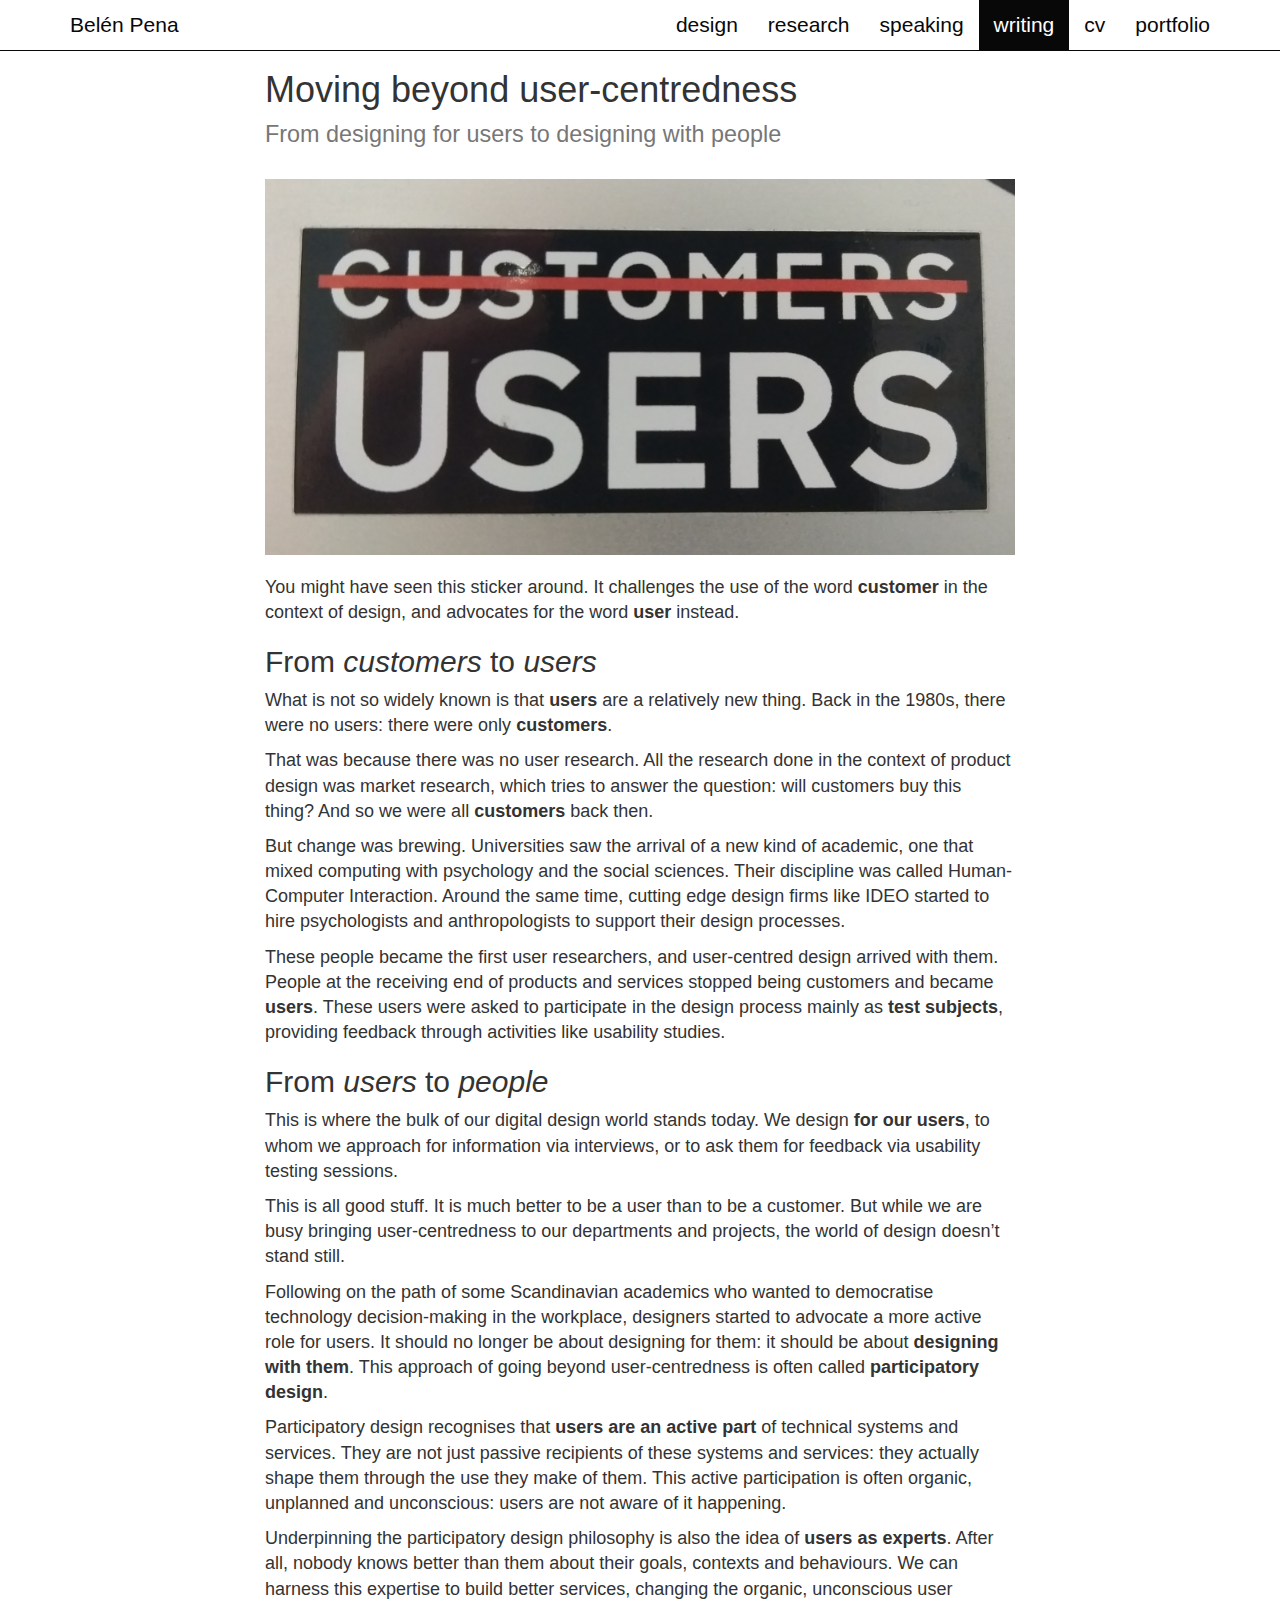
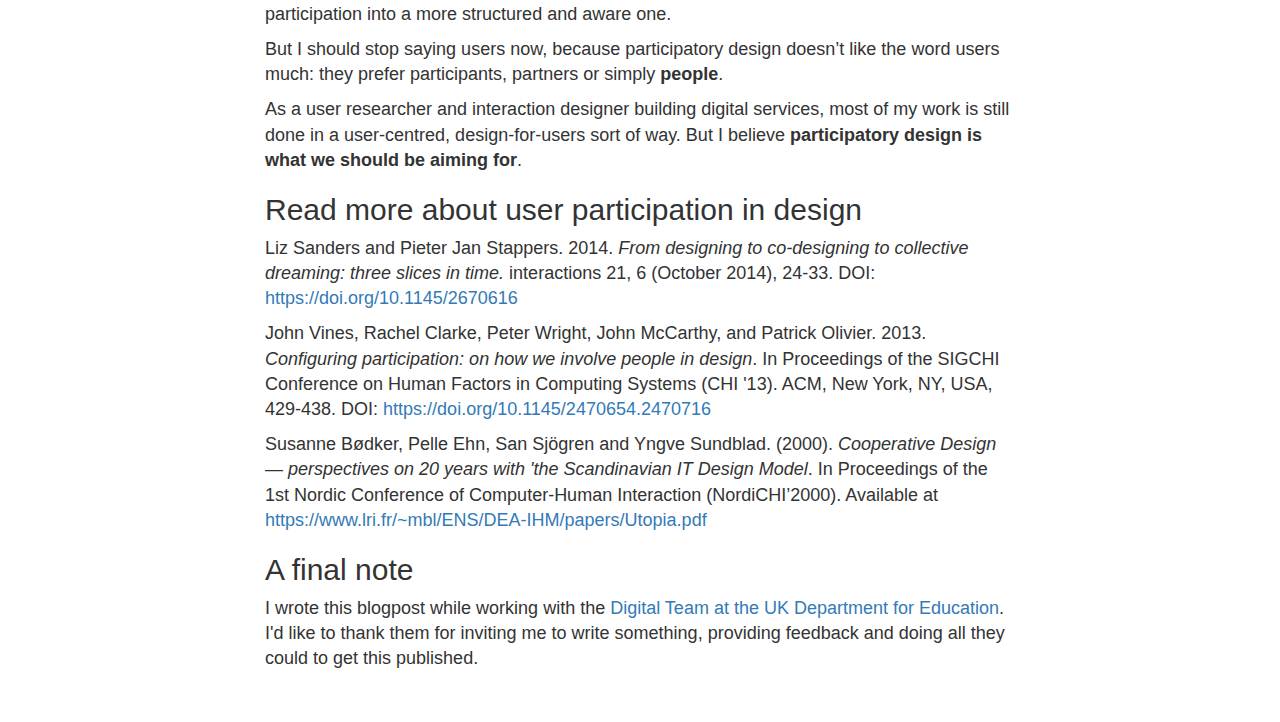
<file: moving_beyond_user_centredness.html>
<!DOCTYPE html>
<html lang="en">
  <head>
    <meta charset="utf-8">
    <meta http-equiv="X-UA-Compatible" content="IE=edge">
    <meta name="viewport" content="width=device-width, initial-scale=1">
    <!-- The above 3 meta tags *must* come first in the head; any other head content must come *after* these tags -->
    <meta name="description" content="A website about Belén Pena's work on interaction design and user research">
    <meta name="author" content="Belén Pena">
    <link rel="icon" href="../../favicon.ico">

    <title>Moving beyond user-centredness</title>

    <!-- Bootstrap core CSS -->
    <link href="css/bootstrap.min.css" rel="stylesheet">

    <!-- Custom styles -->
    <link href="css/custom.css" rel="stylesheet">

    <!-- HTML5 shim and Respond.js for IE8 support of HTML5 elements and media queries -->
    <!--[if lt IE 9]>
      <script src="https://oss.maxcdn.com/html5shiv/3.7.3/html5shiv.min.js"></script>
      <script src="https://oss.maxcdn.com/respond/1.4.2/respond.min.js"></script>
    <![endif]-->
  </head>

  <body>

   <nav class="navbar navbar-inverse navbar-minimal navbar-fixed-top">
     <div class="container">
       <div class="navbar-header">
         <button type="button" class="navbar-toggle collapsed" data-toggle="collapse" data-target="#navbar" aria-expanded="false" aria-controls="navbar">
           <span class="sr-only">Toggle navigation</span>
           <span class="icon-bar"></span>
           <span class="icon-bar"></span>
           <span class="icon-bar"></span>
         </button>
         <a class="navbar-brand" href="index.html">Belén Pena</a></li>
       </div>
       <div id="navbar" class="collapse navbar-collapse">
         <ul class="nav navbar-nav navbar-right">
           <li><a class="main-nav" href="#">design</a></li>
           <li><a class="main-nav" href="research.html">research</a></li>
           <li><a class="main-nav" href="#">speaking</a></li>
           <li class="active"><a class="main-nav" href="writing.html">writing</a></li>
           <li><a class="main-nav" href="#">cv</a></li>
           <li><a class="main-nav" href="portfolio.html">portfolio</a></li>
         </ul>
       </div><!--/.nav-collapse -->
     </div>
   </nav>

   <div class="container" id="article">
     <div class="row">
       <div class="col-md-8 col-md-offset-2">
         <h1>Moving beyond user-centredness</br>
           <small>From designing for users to designing with people</small>
         </h1>
         <div class="lead">
           <img src="img/users_not_customers.jpg" width="100%" alt="A sticker showing the word customers crossed with a read line, and the word users below it">
           <p class="after_image_paragraph">You might have seen this sticker around. It challenges the use of the word <strong>customer</strong> in the context of design, and advocates for the word <strong>user</strong> instead. </p>
           <h2>From <em>customers</em> to <em>users</em></h2>
           <p>What is not so widely known is that <strong>users</strong> are a relatively new thing. Back in the 1980s, there were no users: there were only <strong>customers</strong>.</p>
           <p>That was because there was no user research. All the research done in the context of product design was market research, which tries to answer the question: will customers buy this thing? And so we were all <strong>customers</strong> back then.</p>
           <p>But change was brewing. Universities saw the arrival of a new kind of academic, one that mixed computing with psychology and the social sciences. Their discipline was called Human-Computer Interaction. Around the same time, cutting edge design firms like IDEO started to hire psychologists and anthropologists to support their design processes.</p>
           <p>These people became the first user researchers, and user-centred design arrived with them. People at the receiving end of products and services stopped being customers and became <strong>users</strong>. These users were asked to participate in the design process mainly as <strong>test subjects</strong>, providing feedback through activities like usability studies.</p>
           <h2>From <em>users</em> to <em>people</em></h2>
           <p>This is where the bulk of our digital design world stands today. We design <strong>for our users</strong>, to whom we approach for information via interviews, or to ask them for feedback via usability testing sessions.</p>
           <p>This is all good stuff. It is much better to be a user than to be a customer. But while we are busy bringing user-centredness to our departments and projects, the world of design doesn’t stand still. </p>
           <p>Following on the path of some Scandinavian academics who wanted to democratise technology decision-making in the workplace, designers started to advocate a more active role for users. It should no longer be about designing for them: it should be about <strong>designing with them</strong>. This approach of going beyond user-centredness is often called <strong>participatory design</strong>.</p>
           <p>Participatory design recognises that <strong>users are an active part</strong> of technical systems and services. They are not just passive recipients of these systems and services: they actually shape them through the use they make of them. This active participation is often organic, unplanned and unconscious: users are not aware of it happening. </p>
           <p>Underpinning the participatory design philosophy is also the idea of <strong>users as experts</strong>. After all, nobody knows better than them about their goals, contexts and behaviours. We can harness this expertise to build better services, changing the organic, unconscious user participation into a more structured and aware one. </p>
           <p>But I should stop saying users now, because participatory design doesn’t like the word users much: they prefer participants, partners or simply <strong>people</strong>. </p>
           <p>As a user researcher and interaction designer building digital services, most of my work is still done in a user-centred, design-for-users sort of way. But I believe <strong>participatory design is what we should be aiming for</strong>. </p>
           <h2>Read more about user participation in design</h2>
           <p>Liz Sanders and Pieter Jan Stappers. 2014. <em>From designing to co-designing to collective dreaming: three slices in time.</em> interactions 21, 6 (October 2014), 24-33. DOI: <a href="https://doi.org/10.1145/2670616">https://doi.org/10.1145/2670616</a></p>
           <p>John Vines, Rachel Clarke, Peter Wright, John McCarthy, and Patrick Olivier. 2013. <em>Configuring participation: on how we involve people in design</em>. In Proceedings of the SIGCHI Conference on Human Factors in Computing Systems (CHI '13). ACM, New York, NY, USA, 429-438. DOI: <a href="https://doi.org/10.1145/2470654.2470716">https://doi.org/10.1145/2470654.2470716</a></p>
           <p>Susanne Bødker, Pelle Ehn, San Sjögren and Yngve Sundblad. (2000). <em>Cooperative Design — perspectives on 20 years with 'the Scandinavian IT Design Model</em>. In Proceedings of the 1st Nordic Conference of Computer-Human Interaction (NordiCHI’2000). Available at <a href="https://www.lri.fr/~mbl/ENS/DEA-IHM/papers/Utopia.pdf">https://www.lri.fr/~mbl/ENS/DEA-IHM/papers/Utopia.pdf</a></p>
           <h2>A final note</h2>
           <p>I wrote this blogpost while working with the <a href="https://dfedigital.blog.gov.uk/">Digital Team at the UK Department for Education</a>. I'd like to thank them for inviting me to write something, providing feedback and doing all they could to get this published.</p>
         </div>
    </div> <!-- end row -->
   </div> <!-- end container -->




   <!-- Bootstrap core JavaScript
   ================================================== -->
   <!-- Placed at the end of the document so the pages load faster -->
   <script src="js/jquery.min.js"></script>
   <script src="js/bootstrap.min.js"></script>
 </body>
</html>
</file>
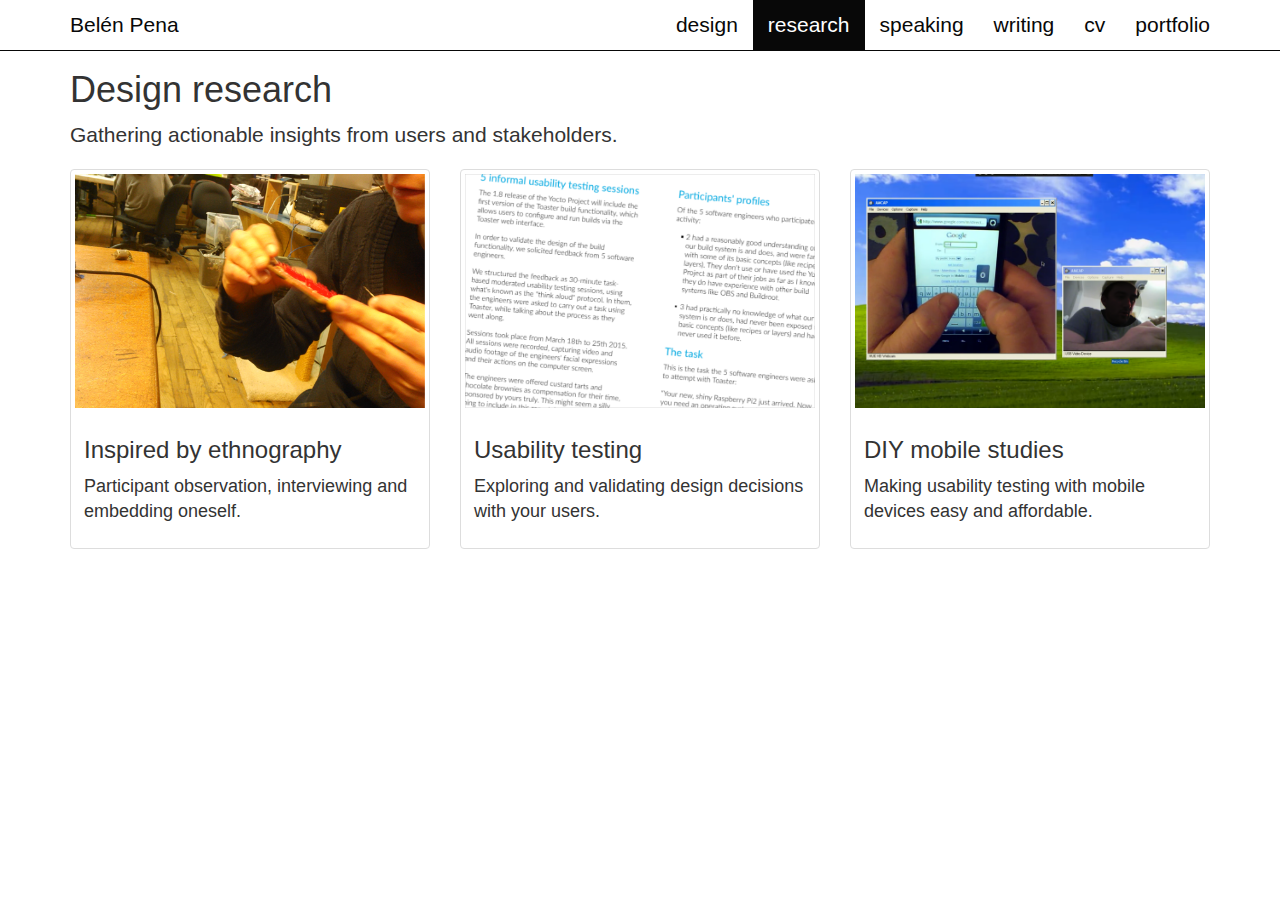
<file: research.html>
<!DOCTYPE html>
<html lang="en">
  <head>
    <meta charset="utf-8">
    <meta http-equiv="X-UA-Compatible" content="IE=edge">
    <meta name="viewport" content="width=device-width, initial-scale=1">
    <!-- The above 3 meta tags *must* come first in the head; any other head content must come *after* these tags -->
    <meta name="description" content="A website about Belén Pena's work on interaction design and user research">
    <meta name="author" content="Belén Pena">
    <link rel="icon" href="../../favicon.ico">

    <title>Belén Pena's research experience</title>

    <!-- Bootstrap core CSS -->
    <link href="css/bootstrap.min.css" rel="stylesheet">

    <!-- Custom styles -->
    <link href="css/custom.css" rel="stylesheet">

    <!-- HTML5 shim and Respond.js for IE8 support of HTML5 elements and media queries -->
    <!--[if lt IE 9]>
      <script src="https://oss.maxcdn.com/html5shiv/3.7.3/html5shiv.min.js"></script>
      <script src="https://oss.maxcdn.com/respond/1.4.2/respond.min.js"></script>
    <![endif]-->
  </head>

  <body>

   <nav class="navbar navbar-inverse navbar-minimal navbar-fixed-top">
     <div class="container">
       <div class="navbar-header">
         <button type="button" class="navbar-toggle collapsed" data-toggle="collapse" data-target="#navbar" aria-expanded="false" aria-controls="navbar">
           <span class="sr-only">Toggle navigation</span>
           <span class="icon-bar"></span>
           <span class="icon-bar"></span>
           <span class="icon-bar"></span>
         </button>
         <a class="navbar-brand" href="index.html">Belén Pena</a></li>
       </div>
       <div id="navbar" class="collapse navbar-collapse">
         <ul class="nav navbar-nav navbar-right">
           <li><a class="main-nav" href="#">design</a></li>
           <li class="active"><a class="main-nav" href="#">research</a></li>
           <li><a class="main-nav" href="#">speaking</a></li>
           <li><a class="main-nav" href="writing.html">writing</a></li>
           <li><a class="main-nav" href="cv.html">cv</a></li>
           <li><a class="main-nav" href="portfolio.html">portfolio</a></li>
         </ul>
       </div><!--/.nav-collapse -->
     </div>
   </nav>

   <div class="container" id="research">
     <div class="row">
       <div class="col-md-6">
         <h1>Design research</h1>
         <p class="lead">Gathering actionable insights from users and stakeholders.</p>
       </div>
     </div>
     <div class="row">

       <div class="col-sm-6 col-md-4">
         <div class="thumbnail">
           <a href="inspired_by_ethnography.html">
             <img src="img/soldering.png" alt="Belén learning to solder at one of San Francisco hackspaces">
           </a>
           <div class="caption">
             <h3>
               <a href="inspired_by_ethnography.html">
                 Inspired by ethnography</a>
             </h3>
             <p>Participant observation, interviewing and embedding oneself.</p>
           </div>
         </div>
       </div>

       <div class="col-sm-6 col-md-4">
         <div class="thumbnail">
           <a href="usability_testing.html">
             <img src="img/report.png" alt="A still frame from the video of a usability testing session">
           </a>
           <div class="caption">
             <h3>
               <a href="usability_testing.html">Usability testing</a>
             </h3>
             <p>Exploring and validating design decisions with your users.</p>
           </div>
         </div>
       </div>

       <div class="col-sm-6 col-md-4">
         <div class="thumbnail">
           <img src="img/mobile_usability_testing.png" alt="A still frame from the video of a usability testing session with a mobile device">
           <div class="caption">
             <h3>DIY mobile studies</h3>
             <p>Making usability testing with mobile devices easy and affordable.</p>
           </div>
         </div>
       </div>

     </div> <!-- end row -->
   </div> <!-- end container -->




   <!-- Bootstrap core JavaScript
   ================================================== -->
   <!-- Placed at the end of the document so the pages load faster -->
   <script src="js/jquery.min.js"></script>
   <script src="js/bootstrap.min.js"></script>
 </body>
</html>
</file>
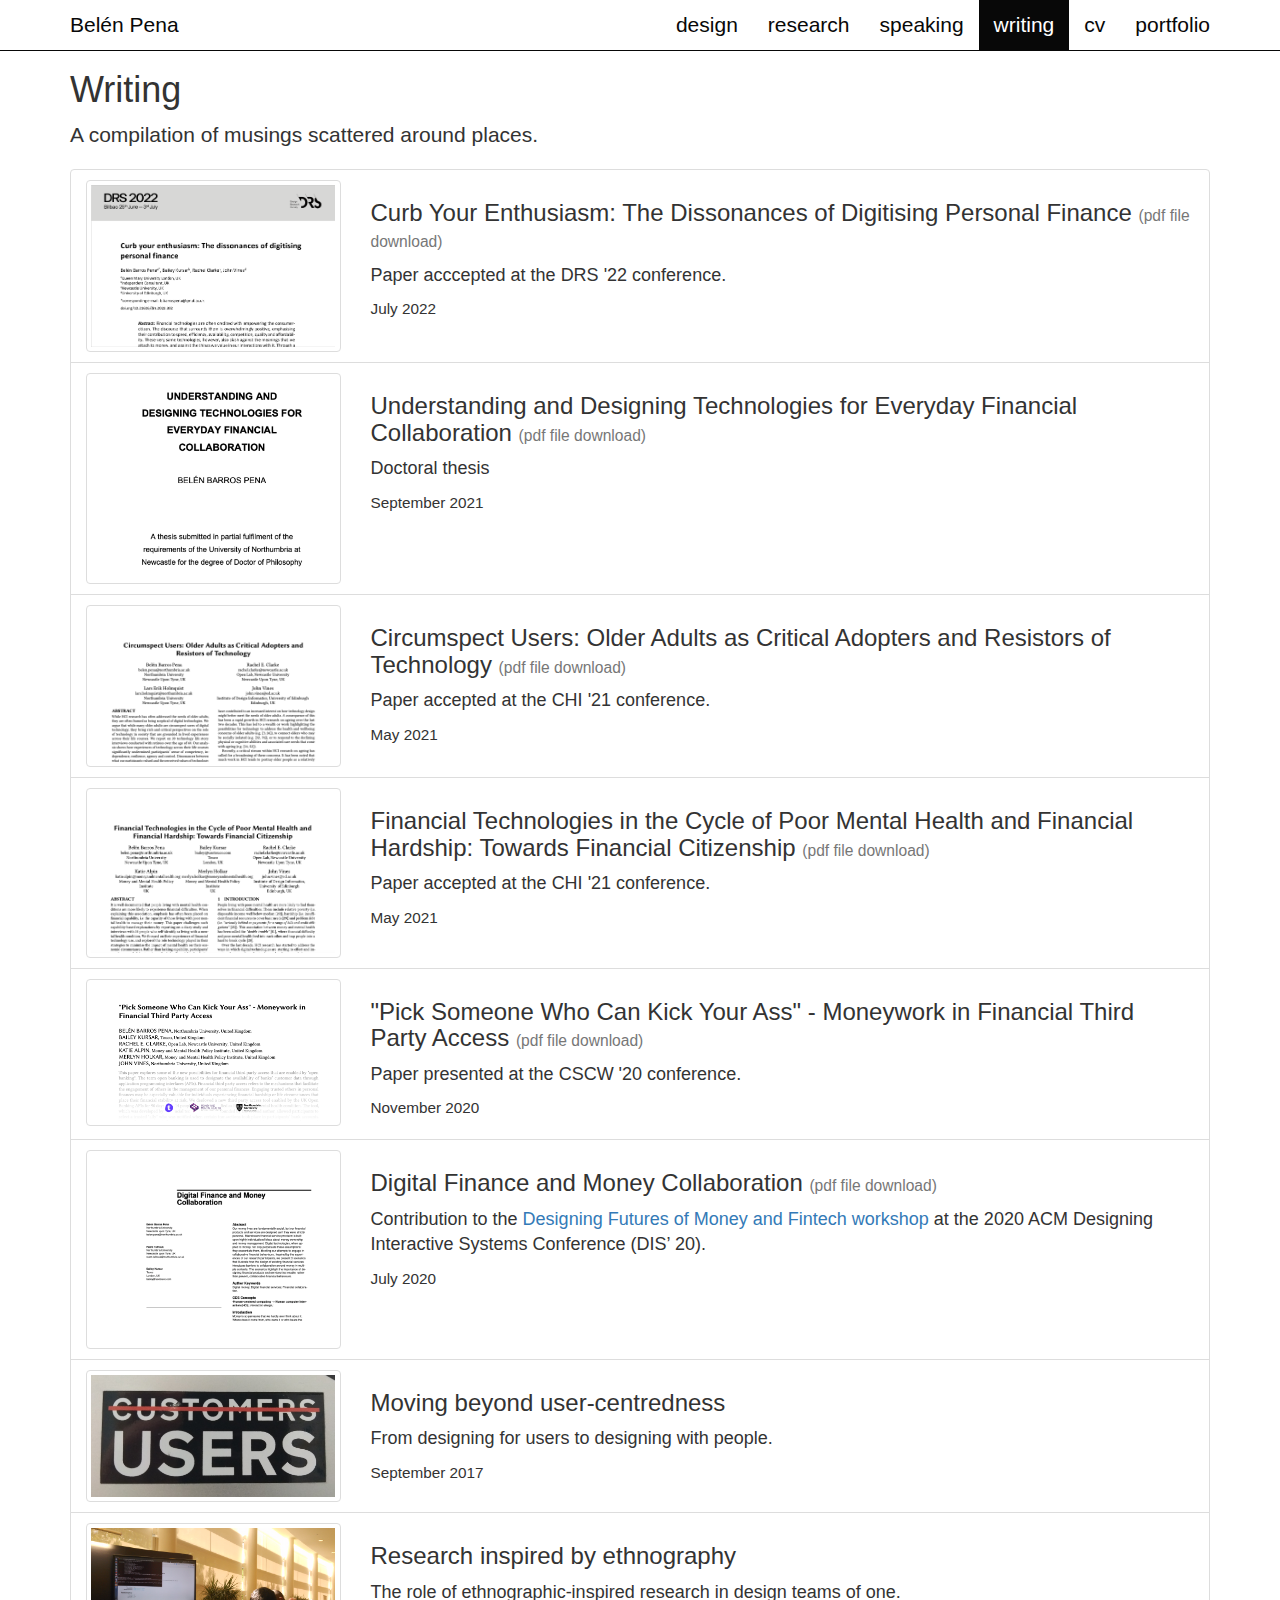
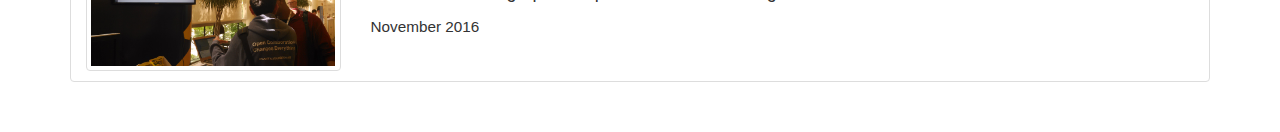
<file: writing.html>
<!DOCTYPE html>
<html lang="en">
  <head>
    <meta charset="utf-8">
    <meta http-equiv="X-UA-Compatible" content="IE=edge">
    <meta name="viewport" content="width=device-width, initial-scale=1">
    <!-- The above 3 meta tags *must* come first in the head; any other head content must come *after* these tags -->
    <meta name="description" content="A website about Belén Pena's work on interaction design and user research">
    <meta name="author" content="Belén Pena">
    <link rel="icon" href="../../favicon.ico">

    <title>Belén Pena's writings</title>

    <!-- Bootstrap core CSS -->
    <link href="css/bootstrap.min.css" rel="stylesheet">

    <!-- Custom styles -->
    <link href="css/custom.css" rel="stylesheet">

    <!-- HTML5 shim and Respond.js for IE8 support of HTML5 elements and media queries -->
    <!--[if lt IE 9]>
      <script src="https://oss.maxcdn.com/html5shiv/3.7.3/html5shiv.min.js"></script>
      <script src="https://oss.maxcdn.com/respond/1.4.2/respond.min.js"></script>
    <![endif]-->
  </head>

  <body>

   <nav class="navbar navbar-inverse navbar-minimal navbar-fixed-top">
     <div class="container">
       <div class="navbar-header">
         <button type="button" class="navbar-toggle collapsed" data-toggle="collapse" data-target="#navbar" aria-expanded="false" aria-controls="navbar">
           <span class="sr-only">Toggle navigation</span>
           <span class="icon-bar"></span>
           <span class="icon-bar"></span>
           <span class="icon-bar"></span>
         </button>
         <a class="navbar-brand" href="index.html">Belén Pena</a></li>
       </div>
       <div id="navbar" class="collapse navbar-collapse">
         <ul class="nav navbar-nav navbar-right">
           <li><a class="main-nav" href="#">design</a></li>
           <li><a class="main-nav" href="research.html">research</a></li>
           <li><a class="main-nav" href="#">speaking</a></li>
           <li class="active"><a class="main-nav" href="#">writing</a></li>
           <li><a class="main-nav" href="cv.html">cv</a></li>
           <li><a class="main-nav" href="portfolio.html">portfolio</a></li>
         </ul>
       </div><!--/.nav-collapse -->
     </div>
   </nav>

   <div class="container" id="research">
     <div class="row">
       <div class="col-md-6">
         <h1>Writing</h1>
         <p class="lead">A compilation of musings scattered around places.</p>
       </div>
     </div>
     <div class="row">
       <div class="col-md-12">
         <ul class="list-group">
           <li class="list-group-item">
             <div class="row">
               <div class="col-md-3">
                 <div class="thumbnail">
                   <img src="img/drs2022.png" alt="An image showing the first page of the paper.">
                 </div>
               </div>
               <div class="col-md-9 caption">
                 <h3>
                   <a href="writing/DRS22.pdf">Curb Your Enthusiasm: The Dissonances of Digitising Personal Finance <span class="small">(pdf file download)<span></a>
                 </h3>
                 <p>Paper acccepted at the DRS '22 conference.</p>
                 <p class="small">July 2022</p>
               </div>
             </div>
           </li>
           <li class="list-group-item">
             <div class="row">
               <div class="col-md-3">
                 <div class="thumbnail">
                   <img src="img/thesis.png" alt="An image showing the first page of the paper.">
                 </div>
               </div>
               <div class="col-md-9 caption">
                 <h3>
                   <a href="writing/thesis.pdf">Understanding and Designing Technologies for Everyday Financial Collaboration <span class="small">(pdf file download)<span></a>
                 </h3>
                 <p>Doctoral thesis</p>
                 <p class="small">September 2021</p>
               </div>
             </div>
           </li>
           <li class="list-group-item">
             <div class="row">
               <div class="col-md-3">
                 <div class="thumbnail">
                   <img src="img/circumspect_users.png" alt="An image showing the first page of the paper.">
                 </div>
               </div>
               <div class="col-md-9 caption">
                 <h3>
                   <a href="writing/Circumspect_users_12012021.pdf">Circumspect Users: Older Adults as Critical Adopters and Resistors of Technology <span class="small">(pdf file download)<span></a>
                 </h3>
                 <p>Paper accepted at the CHI '21 conference.</p>
                 <p class="small">May 2021</p>
               </div>
             </div>
           </li>
           <li class="list-group-item">
             <div class="row">
               <div class="col-md-3">
                 <div class="thumbnail">
                   <img src="img/financial_citizenship.png" alt="An image showing the first page of the paper.">
                 </div>
               </div>
               <div class="col-md-9 caption">
                 <h3>
                   <a href="writing/Money_and_mental_health_11012021.pdf">Financial Technologies in the Cycle of Poor Mental Health and Financial Hardship: Towards Financial Citizenship <span class="small">(pdf file download)<span></a>
                 </h3>
                 <p>Paper accepted at the CHI '21 conference.</p>
                 <p class="small">May 2021</p>
               </div>
             </div>
           </li>
           <li class="list-group-item">
             <div class="row">
               <div class="col-md-3">
                 <div class="thumbnail">
                   <img src="img/cscw20_paper.png" alt="An image showing the first page of our published paper.">
                 </div>
               </div>
               <div class="col-md-9 caption">
                 <h3>
                   <a href="writing/CSCW2020.pdf">"Pick Someone Who Can Kick Your Ass" - Moneywork in Financial Third Party Access <span class="small">(pdf file download)<span></a>
                 </h3>
                 <p>Paper presented at the CSCW '20 conference.</p>
                 <p class="small">November 2020</p>
               </div>
             </div>
           </li>
           <li class="list-group-item">
             <div class="row">
               <div class="col-md-3">
                 <div class="thumbnail">
                   <img src="img/dis_workshop.png" alt="An image showing the first page of the workshop contribution.">
                 </div>
               </div>
               <div class="col-md-9 caption">
                 <h3>
                   <a href="writing/DIS2020_workshop_submission_26062020.pdf">Digital Finance and Money Collaboration <span class="small">(pdf file download)<span></a>
                 </h3>
                 <p>Contribution to the <a href="https://dl.acm.org/doi/abs/10.1145/3393914.3395904">Designing Futures of Money and Fintech workshop</a> at the 2020 ACM Designing Interactive Systems Conference (DIS’ 20).</p>
                 <p class="small">July 2020</p>
               </div>
             </div>
           </li>
           <li class="list-group-item">
             <div class="row">
               <div class="col-md-3">
                 <div class="thumbnail">
                   <img src="img/users_not_customers.jpg" alt="A sticker that used to circulate in design circles in UK Government department, showing the word 'customers' striked out and a big 'users' instead.">
                 </div>
               </div>
               <div class="col-md-9 caption">
                 <h3>
                   <a href="moving_beyond_user_centredness.html">Moving beyond user-centredness</a>
                 </h3>
                 <p>From designing for users to designing with people.</p>
                 <p class="small">September 2017</p>
               </div>
             </div>
           </li>
           <li class="list-group-item">
             <div class="row">
               <div class="col-md-3">
                 <div class="thumbnail">
                   <img src="img/training_session.jpg" alt="An OpenEmbedded maintainer runs an impromptu training session at the Yocto Project booth during an Embedded Linux conference.">
                 </div>
               </div>
               <div class="col-md-9 caption">
                 <h3>
                   <a href="inspired_by_ethnography.html">Research inspired by ethnography</a>
                 </h3>
                 <p>The role of ethnographic-inspired research in design teams of one.</p>
                 <p class="small">November 2016</p>
               </div>
             </div>
           </li>
         </ul>
       </div>

     </div> <!-- end row -->
   </div> <!-- end container -->




   <!-- Bootstrap core JavaScript
   ================================================== -->
   <!-- Placed at the end of the document so the pages load faster -->
   <script src="js/jquery.min.js"></script>
   <script src="js/bootstrap.min.js"></script>
 </body>
</html>
</file>
<file: css/custom.css>
body {
    padding-top: 50px;
    padding-bottom: 30px;
}

body p, li {
    font-size: 18px;
}

.nav li {
  font-size: 14px;
}

.jumbotron {
    background-image: url(../img/sketch.png);
    -webkit-background-size: cover;
    -moz-background-size: cover;
    -o-background-size: cover;
    background-size: cover;
    border-bottom: solid 0.5px #080808;
}

.blurb {
    padding: 10% 0% 0% 2%;
    color: #080808;
}

.personal-statement {
  text-align: center;
  padding-bottom: 40px;
}

.navbar-minimal {
  background-color: #fff;
}

.navbar-minimal .navbar-nav > li > a,
.nav > li > a {
  color: #080808;
}

.navbar-inverse .navbar-nav > li > a:focus,
.navbar-inverse .navbar-nav > li > a:hover {
  color: #080808;
}

.navbar-minimal .navbar-nav > li > a:hover,
.nav-pills > li.active > a,
.nav-pills > li.active > a:focus,
.nav-pills > li.active > a:hover {
  color: #fff;
  background-color: #080808;
}

.nav-pills > li:last-of-type {
  margin-top:10px;
  border-top:1px solid #080808;
  border-bottom:1px solid #080808;
}

.navbar-minimal .navbar-toggle {
  background-color: #080808;
}

.main-nav {
  font-size: 21px;
  font-weight: 300;
  line-height: 1.4;
}

.navbar-brand {
  font-size: 21px;
  font-weight: 300;
  color: #080808 !important;
}

.navbar-brand:hover {
  color: #fff !important;
  background-color: #080808 !important;
}

/* .thumbnail {
  border-color: #080808;
} */

.list-group-item .thumbnail {
  margin-bottom: 0px;
}

#design {
  border-bottom: solid 0.5px #080808;
}

.caption > h3 > a {
  color: #333;
}

a > img:hover,
.caption > h3 > a:hover {
  opacity: 0.7;
  text-decoration: none;
}

#article .col-md-3 {
  margin-top: 25px;
}

#article img {
  margin-top: 20px;
}

.image_caption {
  font-size: 85%;
  text-align: center;
  font-weight: bold;
  margin: 5px 10% 20px;
}

.after_image_paragraph {
  margin-top: 20px;
}

.img-portfolio {
  margin-top: 20px;
}

.footer {
  border-top: 1px solid #080808;
  text-align: center;
  margin-top: 40px;
}

.cv .lead {
  margin-bottom: 45px;
}

h4 {
  font-weight: bold;
  margin-top: 0.8em;
}
</file>
